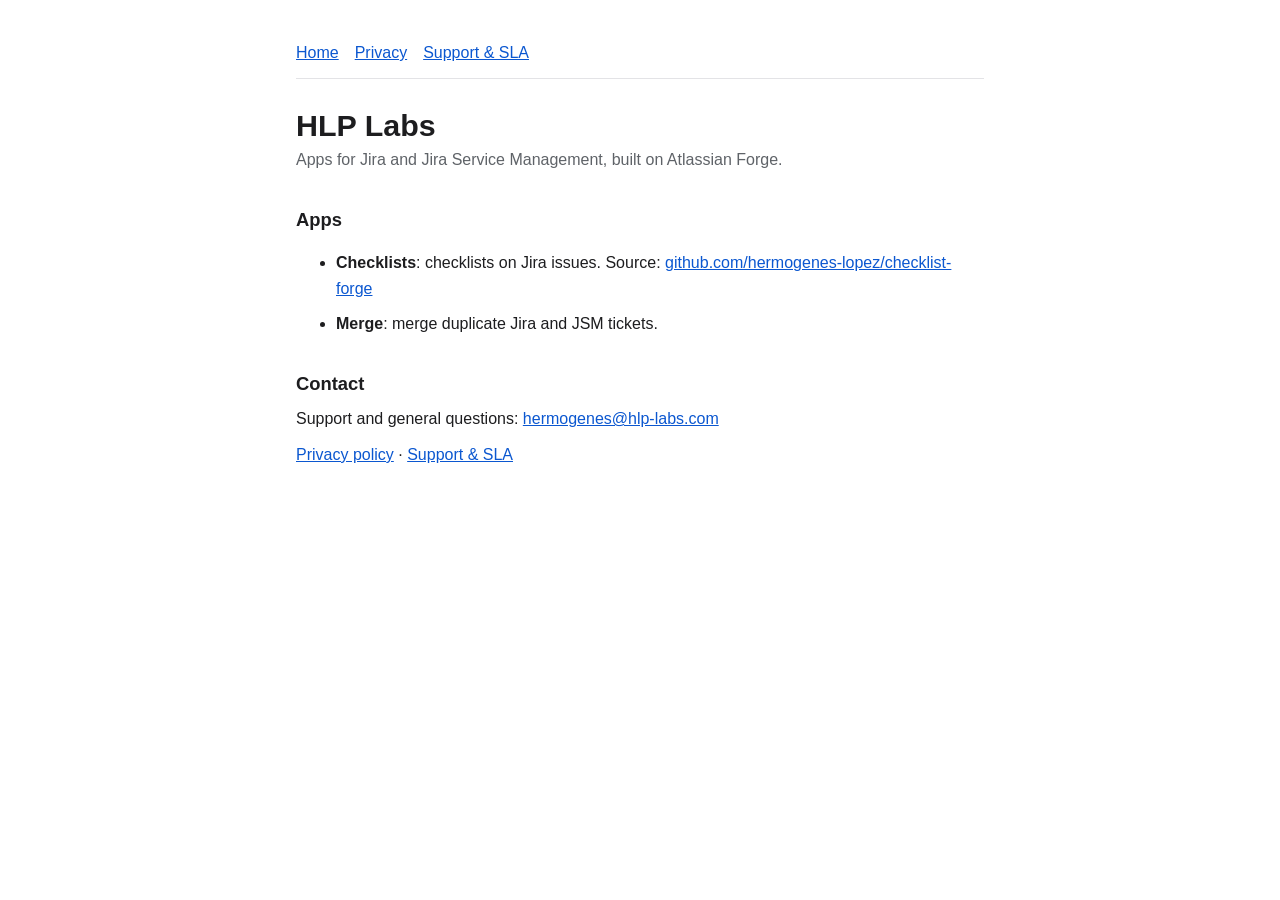
<file: index.html>
<!doctype html>
<html lang="en">
<head>
<meta charset="utf-8">
<meta name="viewport" content="width=device-width, initial-scale=1">
<title>HLP Labs</title>
<link rel="stylesheet" href="style.css">
</head>
<body><div class="wrap">
<nav><a href="./">Home</a><a href="privacy.html">Privacy</a><a href="sla.html">Support &amp; SLA</a></nav>
<h1>HLP Labs</h1>
<p class="meta">Apps for Jira and Jira Service Management, built on Atlassian Forge.</p>
<h2>Apps</h2>
<ul>
  <li><strong>Checklists</strong>: checklists on Jira issues. Source: <a href="https://github.com/hermogenes-lopez/checklist-forge">github.com/hermogenes-lopez/checklist-forge</a></li>
  <li><strong>Merge</strong>: merge duplicate Jira and JSM tickets.</li>
</ul>
<h2>Contact</h2>
<p>Support and general questions: <a href="mailto:hermogenes@hlp-labs.com">hermogenes@hlp-labs.com</a></p>
<p><a href="privacy.html">Privacy policy</a> · <a href="sla.html">Support &amp; SLA</a></p>
</div></body>
</html>
</file>
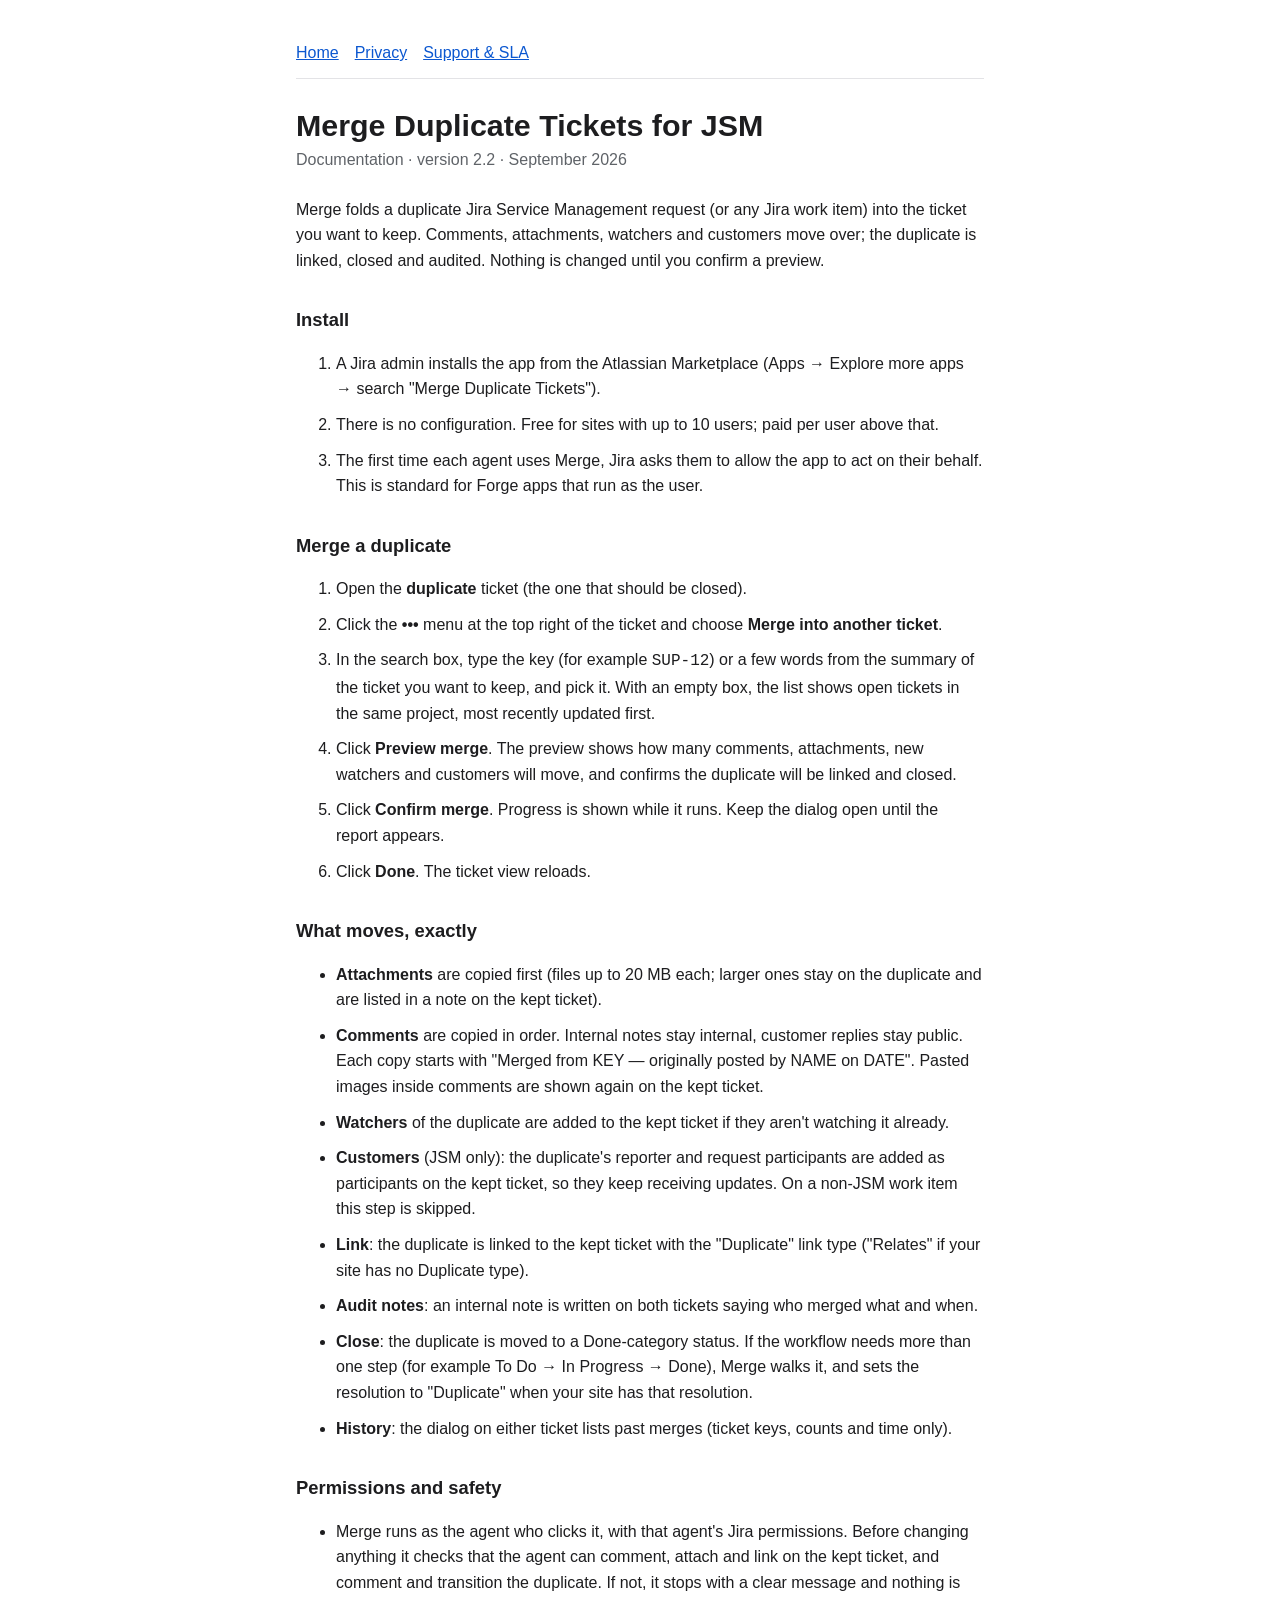
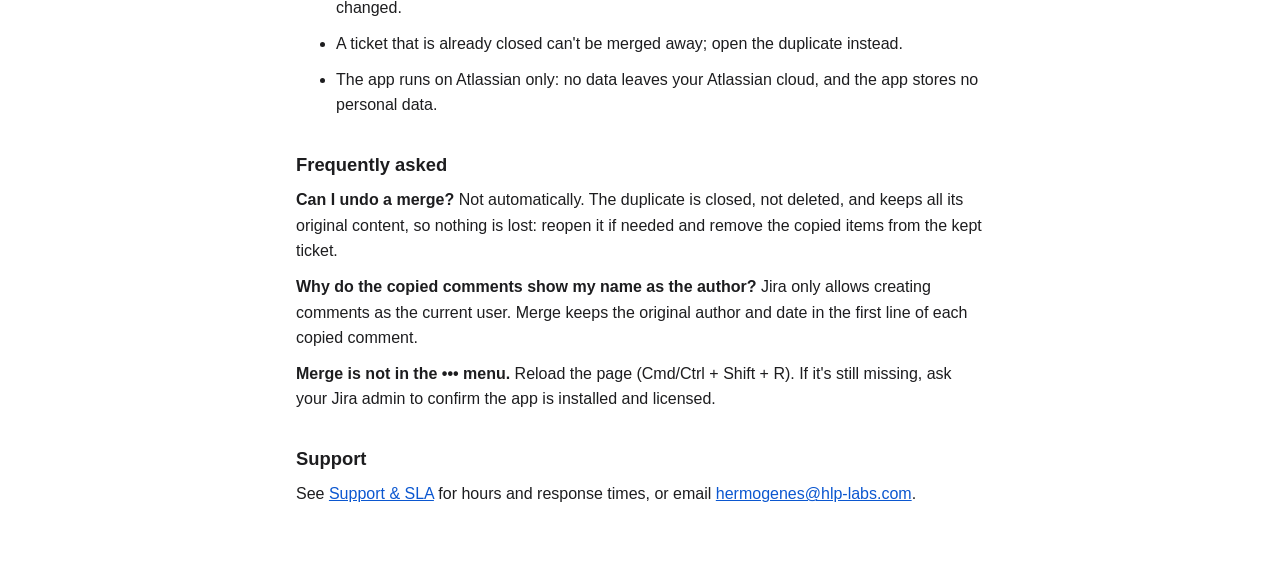
<file: merge/index.html>
<!doctype html>
<html lang="en">
<head>
<meta charset="utf-8">
<meta name="viewport" content="width=device-width, initial-scale=1">
<title>Merge Duplicate Tickets for JSM · Documentation · HLP Labs</title>
<link rel="stylesheet" href="../style.css">
</head>
<body><div class="wrap">
<nav><a href="../">Home</a><a href="../privacy.html">Privacy</a><a href="../sla.html">Support &amp; SLA</a></nav>
<h1>Merge Duplicate Tickets for JSM</h1>
<p class="meta">Documentation · version 2.2 · September 2026</p>

<p>Merge folds a duplicate Jira Service Management request (or any Jira work item) into the ticket you want to keep. Comments, attachments, watchers and customers move over; the duplicate is linked, closed and audited. Nothing is changed until you confirm a preview.</p>

<h2>Install</h2>
<ol>
  <li>A Jira admin installs the app from the Atlassian Marketplace (Apps → Explore more apps → search "Merge Duplicate Tickets").</li>
  <li>There is no configuration. Free for sites with up to 10 users; paid per user above that.</li>
  <li>The first time each agent uses Merge, Jira asks them to allow the app to act on their behalf. This is standard for Forge apps that run as the user.</li>
</ol>

<h2>Merge a duplicate</h2>
<ol>
  <li>Open the <strong>duplicate</strong> ticket (the one that should be closed).</li>
  <li>Click the <strong>•••</strong> menu at the top right of the ticket and choose <strong>Merge into another ticket</strong>.</li>
  <li>In the search box, type the key (for example <code>SUP-12</code>) or a few words from the summary of the ticket you want to keep, and pick it. With an empty box, the list shows open tickets in the same project, most recently updated first.</li>
  <li>Click <strong>Preview merge</strong>. The preview shows how many comments, attachments, new watchers and customers will move, and confirms the duplicate will be linked and closed.</li>
  <li>Click <strong>Confirm merge</strong>. Progress is shown while it runs. Keep the dialog open until the report appears.</li>
  <li>Click <strong>Done</strong>. The ticket view reloads.</li>
</ol>

<h2>What moves, exactly</h2>
<ul>
  <li><strong>Attachments</strong> are copied first (files up to 20 MB each; larger ones stay on the duplicate and are listed in a note on the kept ticket).</li>
  <li><strong>Comments</strong> are copied in order. Internal notes stay internal, customer replies stay public. Each copy starts with "Merged from KEY — originally posted by NAME on DATE". Pasted images inside comments are shown again on the kept ticket.</li>
  <li><strong>Watchers</strong> of the duplicate are added to the kept ticket if they aren't watching it already.</li>
  <li><strong>Customers</strong> (JSM only): the duplicate's reporter and request participants are added as participants on the kept ticket, so they keep receiving updates. On a non-JSM work item this step is skipped.</li>
  <li><strong>Link</strong>: the duplicate is linked to the kept ticket with the "Duplicate" link type ("Relates" if your site has no Duplicate type).</li>
  <li><strong>Audit notes</strong>: an internal note is written on both tickets saying who merged what and when.</li>
  <li><strong>Close</strong>: the duplicate is moved to a Done-category status. If the workflow needs more than one step (for example To Do → In Progress → Done), Merge walks it, and sets the resolution to "Duplicate" when your site has that resolution.</li>
  <li><strong>History</strong>: the dialog on either ticket lists past merges (ticket keys, counts and time only).</li>
</ul>

<h2>Permissions and safety</h2>
<ul>
  <li>Merge runs as the agent who clicks it, with that agent's Jira permissions. Before changing anything it checks that the agent can comment, attach and link on the kept ticket, and comment and transition the duplicate. If not, it stops with a clear message and nothing is changed.</li>
  <li>A ticket that is already closed can't be merged away; open the duplicate instead.</li>
  <li>The app runs on Atlassian only: no data leaves your Atlassian cloud, and the app stores no personal data.</li>
</ul>

<h2>Frequently asked</h2>
<p><strong>Can I undo a merge?</strong> Not automatically. The duplicate is closed, not deleted, and keeps all its original content, so nothing is lost: reopen it if needed and remove the copied items from the kept ticket.</p>
<p><strong>Why do the copied comments show my name as the author?</strong> Jira only allows creating comments as the current user. Merge keeps the original author and date in the first line of each copied comment.</p>
<p><strong>Merge is not in the ••• menu.</strong> Reload the page (Cmd/Ctrl + Shift + R). If it's still missing, ask your Jira admin to confirm the app is installed and licensed.</p>

<h2>Support</h2>
<p>See <a href="../sla.html">Support &amp; SLA</a> for hours and response times, or email <a href="mailto:hermogenes@hlp-labs.com">hermogenes@hlp-labs.com</a>.</p>
</div></body>
</html>
</file>
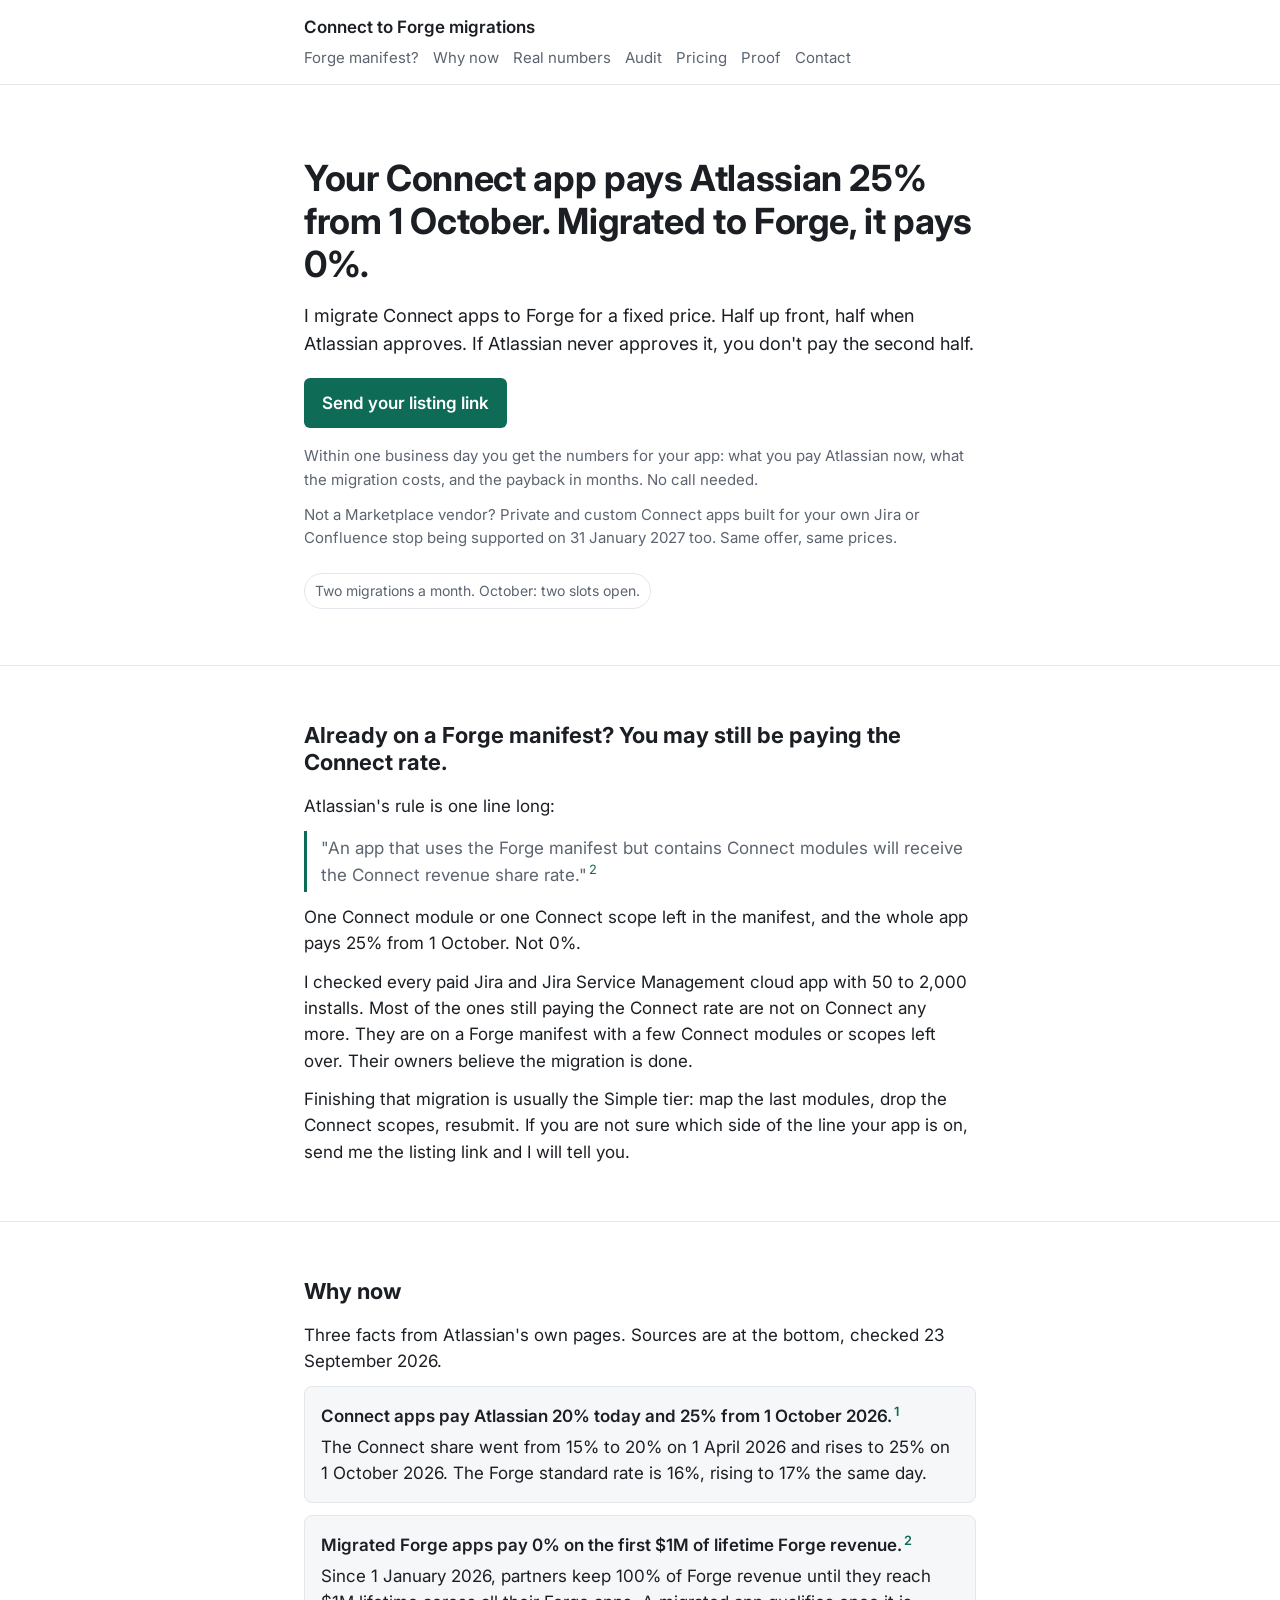
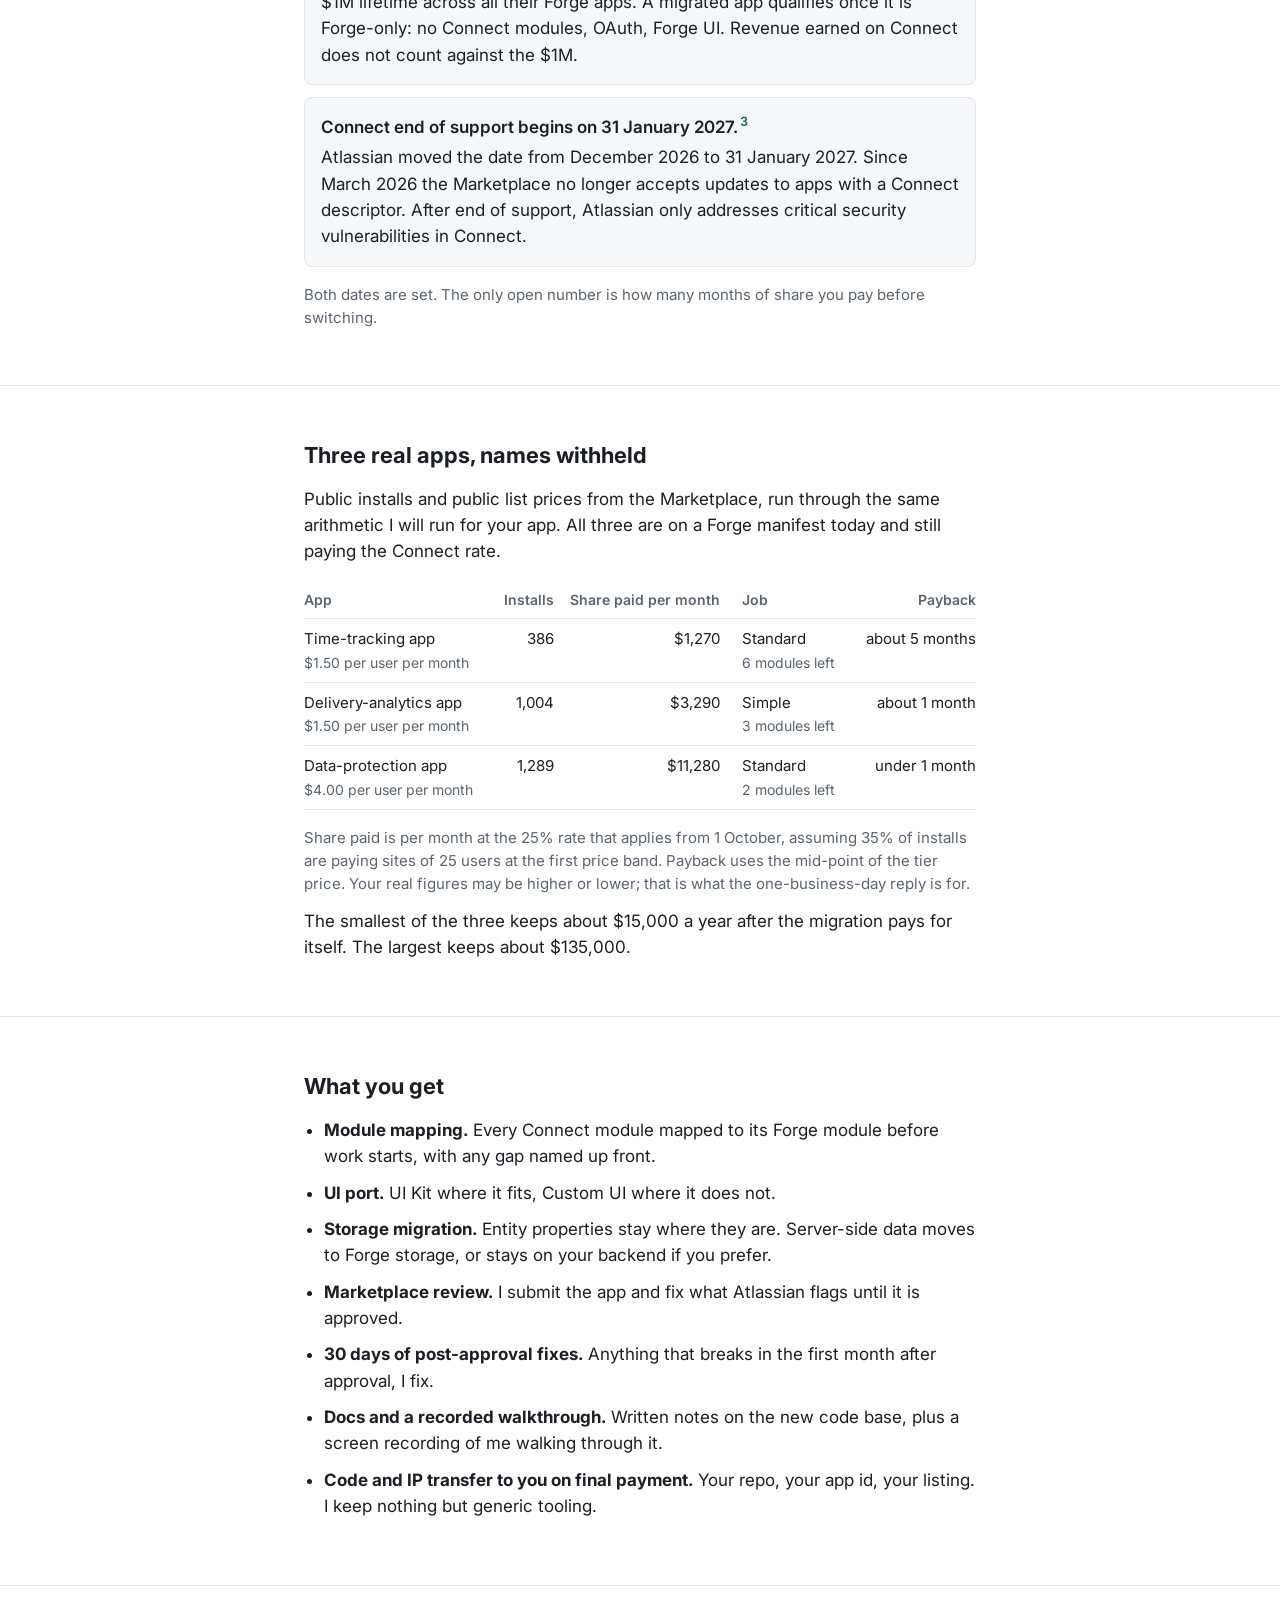
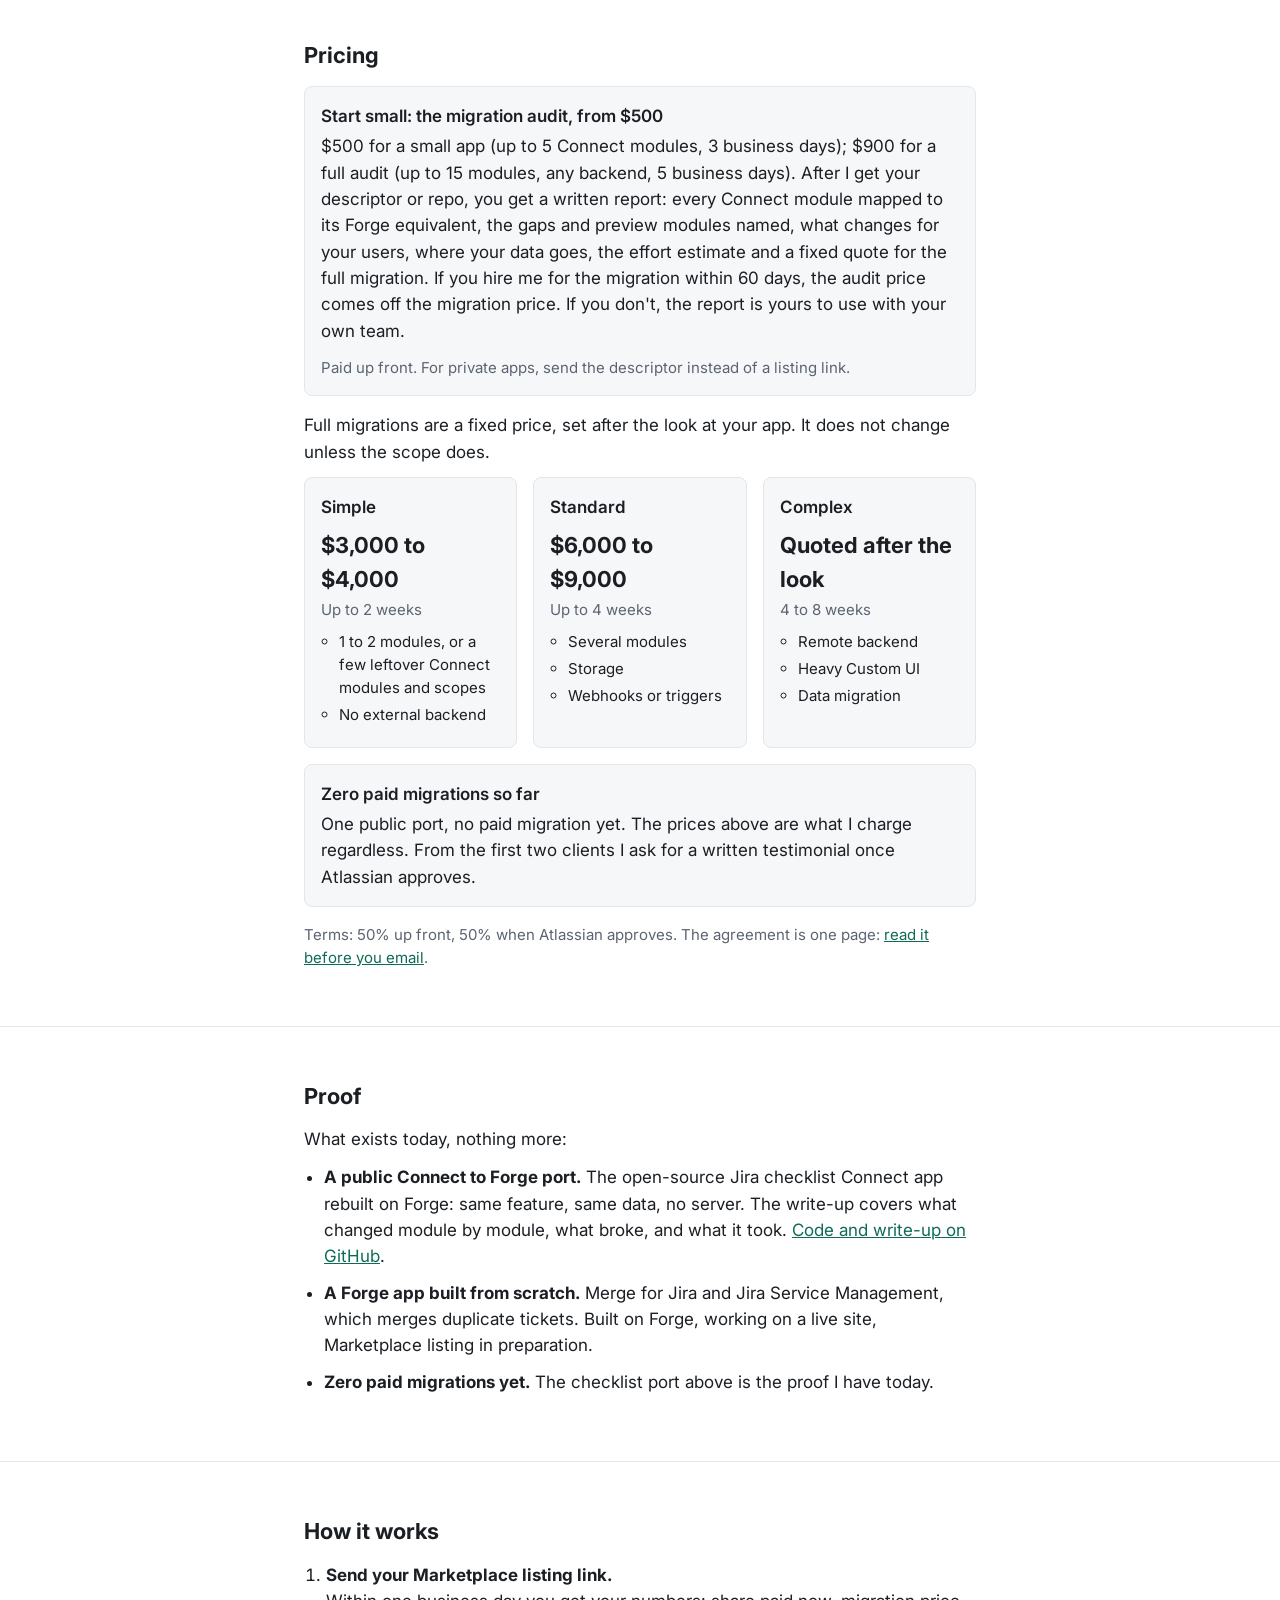
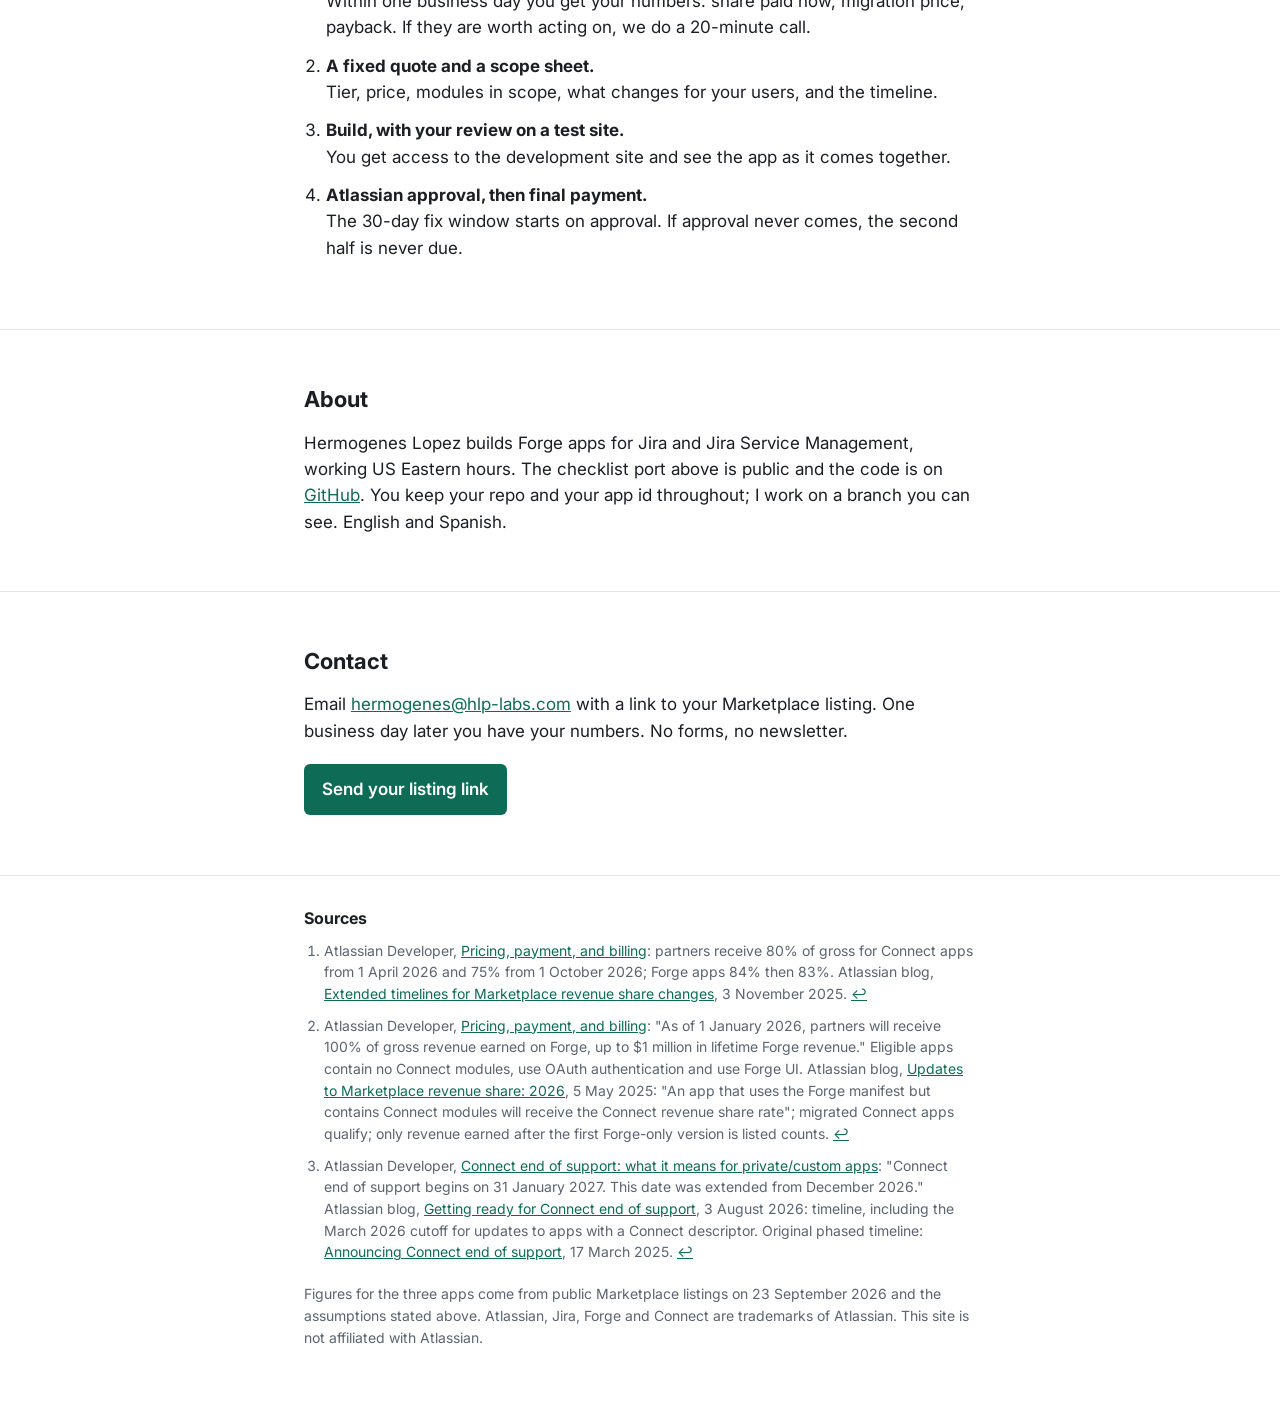
<file: migrate/index.html>
<!doctype html>
<html lang="en">
<head>
<meta charset="utf-8">
<meta name="viewport" content="width=device-width, initial-scale=1">
<title>Connect to Forge migrations</title>
<meta name="description" content="Your Connect app starts paying Atlassian 25% on 1 October 2026. Migrated to Forge it pays 0%. Fixed-price migrations, second half paid only when Atlassian approves.">
<meta name="color-scheme" content="light dark">
<meta name="theme-color" media="(prefers-color-scheme: light)" content="#ffffff">
<meta name="theme-color" media="(prefers-color-scheme: dark)" content="#101317">
<meta property="og:title" content="Connect to Forge migrations">
<meta property="og:description" content="Your Connect app starts paying Atlassian 25% on 1 October. Migrated to Forge it pays 0%. Fixed price, second half only when Atlassian approves.">
<meta property="og:type" content="website">
<link rel="preconnect" href="https://fonts.googleapis.com">
<link rel="preconnect" href="https://fonts.gstatic.com" crossorigin>
<link href="https://fonts.googleapis.com/css2?family=Inter:wght@400;600;700&display=swap" rel="stylesheet">
<style>
  :root {
    --bg: #ffffff;
    --fg: #1b1f24;
    --muted: #5b6470;
    --line: #e3e6ea;
    --card: #f6f7f9;
    --accent: #0e6b56;
    --accent-fg: #ffffff;
    --link: #0e6b56;
  }
  @media (prefers-color-scheme: dark) {
    :root {
      --bg: #101317;
      --fg: #e6e9ee;
      --muted: #9aa4b1;
      --line: #2a3038;
      --card: #181c22;
      --accent: #3ecfa3;
      --accent-fg: #0b0e12;
      --link: #5fd3b0;
    }
  }

  *, *::before, *::after { box-sizing: border-box; }
  html { -webkit-text-size-adjust: 100%; scroll-behavior: smooth; }
  body {
    margin: 0;
    background: var(--bg);
    color: var(--fg);
    font-family: Inter, system-ui, -apple-system, "Segoe UI", Roboto, sans-serif;
    font-size: 16px;
    line-height: 1.55;
    overflow-x: hidden;
  }
  @media (min-width: 720px) { body { font-size: 17px; } }

  .wrap { max-width: 720px; margin: 0 auto; padding-left: 16px; padding-right: 16px; }
  @media (min-width: 720px) { .wrap { padding-left: 24px; padding-right: 24px; } }

  a { color: var(--link); }
  a:hover { text-decoration-thickness: 2px; }
  :focus-visible { outline: 2px solid var(--accent); outline-offset: 2px; }

  header.top { padding: 14px 0; border-bottom: 1px solid var(--line); }
  header.top .wrap {
    display: flex; flex-wrap: wrap; gap: 6px 16px;
    align-items: baseline; justify-content: space-between;
  }
  .brand { font-weight: 600; text-decoration: none; color: var(--fg); }
  nav { display: flex; flex-wrap: wrap; gap: 4px 14px; }
  nav a { color: var(--muted); text-decoration: none; font-size: 0.9375rem; }
  nav a:hover { color: var(--fg); text-decoration: underline; }

  section { padding: 40px 0; border-top: 1px solid var(--line); }
  section.hero { border-top: 0; padding-top: 48px; }
  @media (min-width: 720px) {
    section { padding: 56px 0; }
    section.hero { padding-top: 72px; }
  }

  h1 { font-size: 1.75rem; line-height: 1.2; margin: 0 0 16px; font-weight: 700; letter-spacing: -0.01em; }
  @media (min-width: 720px) { h1 { font-size: 2.25rem; } }
  h2 { font-size: 1.375rem; line-height: 1.25; margin: 0 0 16px; font-weight: 700; }
  h3 { font-size: 1.0625rem; margin: 0 0 4px; font-weight: 600; }
  p { margin: 0 0 12px; }
  p:last-child { margin-bottom: 0; }
  .lead { font-size: 1.125rem; }
  .note { color: var(--muted); font-size: 0.9375rem; }

  .btn {
    display: inline-block; background: var(--accent); color: var(--accent-fg);
    text-decoration: none; padding: 12px 18px; border-radius: 6px;
    font-weight: 600; margin: 8px 0 4px;
  }
  .btn:hover { filter: brightness(0.94); }

  .card {
    background: var(--card); border: 1px solid var(--line);
    border-radius: 8px; padding: 16px;
  }
  .guarantee { margin-top: 24px; }

  ul.cards { list-style: none; padding: 0; margin: 0; display: grid; gap: 12px; }
  ul.cards li { background: var(--card); border: 1px solid var(--line); border-radius: 8px; padding: 16px; }
  ul.cards li p { margin: 0; }
  sup { line-height: 0; font-size: 0.75em; }
  sup a { text-decoration: none; padding: 0 2px; }

  .table-wrap { overflow-x: auto; margin: 16px 0; }
  table { width: 100%; border-collapse: collapse; font-size: 0.9375rem; }
  th, td {
    text-align: left; padding: 8px 8px 8px 0;
    border-bottom: 1px solid var(--line); vertical-align: top;
    overflow-wrap: anywhere;
  }
  th { font-weight: 600; color: var(--muted); font-size: 0.875rem; }
  .num { text-align: right; white-space: nowrap; padding-right: 0; }
  tr.total td { font-weight: 700; }
  td code { font-family: ui-monospace, SFMono-Regular, Menlo, Consolas, monospace; font-size: 0.9em; }

  ul.tiers { display: grid; gap: 16px; margin: 0; padding: 0; list-style: none; }
  @media (min-width: 760px) { ul.tiers { grid-template-columns: repeat(3, 1fr); } }
  .tier { background: var(--card); border: 1px solid var(--line); border-radius: 8px; padding: 16px; }
  .tier .price { font-size: 1.375rem; font-weight: 700; margin: 8px 0 2px; }
  .tier .time { color: var(--muted); font-size: 0.9375rem; margin: 0 0 8px; }
  .tier ul { padding-left: 18px; margin: 0; font-size: 0.9375rem; }
  .tier ul li { margin-bottom: 4px; }

  ul.list { padding-left: 20px; margin: 0; }
  ul.list li { margin-bottom: 10px; }
  ol.steps { padding-left: 22px; margin: 0; }
  ol.steps li { margin-bottom: 12px; }
  ol.steps li strong { display: block; }

  ul.stats { display: flex; flex-wrap: wrap; gap: 12px 28px; margin: 16px 0; padding: 0; list-style: none; }
  ul.stats li { font-size: 0.9375rem; color: var(--muted); }
  ul.stats strong { display: block; font-size: 1.25rem; color: var(--fg); }

  footer { border-top: 1px solid var(--line); padding: 32px 0 56px; font-size: 0.875rem; color: var(--muted); }
  footer h2 { font-size: 1rem; margin-bottom: 12px; color: var(--fg); }
  footer ol { padding-left: 20px; margin: 0 0 20px; }
  footer li { margin-bottom: 10px; }
  footer a { overflow-wrap: anywhere; }

  /* Narrow phones: stack the ROI table so numbers never break mid-figure. */
  @media (max-width: 359px) {
    table.stack, table.stack tbody { display: block; width: 100%; }
    table.stack thead { position: absolute; width: 1px; height: 1px; overflow: hidden; clip: rect(0 0 0 0); white-space: nowrap; }
    table.stack tr { display: grid; grid-template-columns: 1fr auto; column-gap: 12px; padding: 8px 0; border-bottom: 1px solid var(--line); }
    table.stack td { border: 0; padding: 0; }
    table.stack td:first-child { grid-column: 1 / -1; }
    table.stack td:nth-child(2) { color: var(--muted); }
    table.stack td code { white-space: nowrap; }
  }

  .slots { display: inline-block; margin-top: 12px; padding: 6px 10px; border: 1px solid var(--line); border-radius: 999px; font-size: 0.875rem; color: var(--muted); }
  .quote { border-left: 3px solid var(--accent); padding: 4px 0 4px 14px; margin: 12px 0; color: var(--muted); }
  table td.tier-cell { white-space: nowrap; }

  table.apps { min-width: 560px; }
  table.apps th, table.apps td { overflow-wrap: normal; padding-right: 14px; white-space: nowrap; }
  table.apps th.num, table.apps td.num { padding-left: 14px; padding-right: 0; }
  table.apps td:first-child { white-space: normal; min-width: 12em; }
  table.apps th:nth-child(4), table.apps td:nth-child(4) { padding-left: 22px; }
  .sub { color: var(--muted); font-size: 0.875rem; }
</style>
</head>
<body>

<header class="top">
  <div class="wrap">
    <a class="brand" href="#top">Connect to Forge migrations</a>
    <nav aria-label="Sections">
      <a href="#hybrid">Forge manifest?</a>
      <a href="#why-now">Why now</a>
      <a href="#roi">Real numbers</a>
      <a href="#audit">Audit</a>
      <a href="#pricing">Pricing</a>
      <a href="#proof">Proof</a>
      <a href="#contact">Contact</a>
    </nav>
  </div>
</header>

<main id="top">

  <!-- 1. Hero -->
  <section class="hero" aria-labelledby="hero-title">
    <div class="wrap">
      <h1 id="hero-title">Your Connect app pays Atlassian 25% from 1 October. Migrated to Forge, it pays 0%.</h1>
      <p class="lead">I migrate Connect apps to Forge for a fixed price. Half up front, half when Atlassian approves. If Atlassian never approves it, you don't pay the second half.</p>
      <p><a class="btn" href="mailto:hermogenes@hlp-labs.com?subject=Connect%20to%20Forge%20migration%3A%20my%20listing&body=Marketplace%20listing%3A%20">Send your listing link</a></p>
      <p class="note">Within one business day you get the numbers for your app: what you pay Atlassian now, what the migration costs, and the payback in months. No call needed.</p>
      <p class="note">Not a Marketplace vendor? Private and custom Connect apps built for your own Jira or Confluence stop being supported on 31 January 2027 too. Same offer, same prices.</p>
      <p><span class="slots" id="slots">Two migrations a month. October: two slots open.</span></p>
      <!-- TODO: first testimonial goes here once a founding client signs off. -->
    </div>
  </section>

  <!-- 2. Hybrid apps -->
  <section id="hybrid" aria-labelledby="hybrid-title">
    <div class="wrap">
      <h2 id="hybrid-title">Already on a Forge manifest? You may still be paying the Connect rate.</h2>
      <p>Atlassian's rule is one line long:</p>
      <p class="quote">"An app that uses the Forge manifest but contains Connect modules will receive the Connect revenue share rate."<sup><a href="#src2" id="ref2b">2</a></sup></p>
      <p>One Connect module or one Connect scope left in the manifest, and the whole app pays 25% from 1 October. Not 0%.</p>
      <p>I checked every paid Jira and Jira Service Management cloud app with 50 to 2,000 installs. Most of the ones still paying the Connect rate are not on Connect any more. They are on a Forge manifest with a few Connect modules or scopes left over. Their owners believe the migration is done.</p>
      <p>Finishing that migration is usually the Simple tier: map the last modules, drop the Connect scopes, resubmit. If you are not sure which side of the line your app is on, send me the listing link and I will tell you.</p>
    </div>
  </section>

  <!-- 3. Why now -->
  <section id="why-now" aria-labelledby="why-title">
    <div class="wrap">
      <h2 id="why-title">Why now</h2>
      <p>Three facts from Atlassian's own pages. Sources are at the bottom, checked 23 September 2026.</p>
      <ul class="cards">
        <li>
          <h3>Connect apps pay Atlassian 20% today and 25% from 1 October 2026.<sup><a href="#src1" id="ref1">1</a></sup></h3>
          <p>The Connect share went from 15% to 20% on 1 April 2026 and rises to 25% on 1 October 2026. The Forge standard rate is 16%, rising to 17% the same day.</p>
        </li>
        <li>
          <h3>Migrated Forge apps pay 0% on the first $1M of lifetime Forge revenue.<sup><a href="#src2" id="ref2">2</a></sup></h3>
          <p>Since 1 January 2026, partners keep 100% of Forge revenue until they reach $1M lifetime across all their Forge apps. A migrated app qualifies once it is Forge-only: no Connect modules, OAuth, Forge UI. Revenue earned on Connect does not count against the $1M.</p>
        </li>
        <li>
          <h3>Connect end of support begins on 31 January 2027.<sup><a href="#src3" id="ref3">3</a></sup></h3>
          <p>Atlassian moved the date from December 2026 to 31 January 2027. Since March 2026 the Marketplace no longer accepts updates to apps with a Connect descriptor. After end of support, Atlassian only addresses critical security vulnerabilities in Connect.</p>
        </li>
      </ul>
      <p class="note" style="margin-top: 16px;">Both dates are set. The only open number is how many months of share you pay before switching.</p>
    </div>
  </section>

  <!-- 4. Real numbers -->
  <section id="roi" aria-labelledby="roi-title">
    <div class="wrap">
      <h2 id="roi-title">Three real apps, names withheld</h2>
      <p>Public installs and public list prices from the Marketplace, run through the same arithmetic I will run for your app. All three are on a Forge manifest today and still paying the Connect rate.</p>
      <div class="table-wrap">
        <table class="apps">
          <thead>
            <tr>
              <th scope="col">App</th>
              <th scope="col" class="num">Installs</th>
              <th scope="col" class="num">Share paid per month</th>
              <th scope="col">Job</th>
              <th scope="col" class="num">Payback</th>
            </tr>
          </thead>
          <tbody>
            <tr>
              <td>Time-tracking app<br><span class="sub">$1.50 per user per month</span></td>
              <td class="num">386</td>
              <td class="num">$1,270</td>
              <td>Standard<br><span class="sub">6 modules left</span></td>
              <td class="num">about 5 months</td>
            </tr>
            <tr>
              <td>Delivery-analytics app<br><span class="sub">$1.50 per user per month</span></td>
              <td class="num">1,004</td>
              <td class="num">$3,290</td>
              <td>Simple<br><span class="sub">3 modules left</span></td>
              <td class="num">about 1 month</td>
            </tr>
            <tr>
              <td>Data-protection app<br><span class="sub">$4.00 per user per month</span></td>
              <td class="num">1,289</td>
              <td class="num">$11,280</td>
              <td>Standard<br><span class="sub">2 modules left</span></td>
              <td class="num">under 1 month</td>
            </tr>
          </tbody>
        </table>
      </div>
      <p class="note">Share paid is per month at the 25% rate that applies from 1 October, assuming 35% of installs are paying sites of 25 users at the first price band. Payback uses the mid-point of the tier price. Your real figures may be higher or lower; that is what the one-business-day reply is for.</p>
      <p>The smallest of the three keeps about $15,000 a year after the migration pays for itself. The largest keeps about $135,000.</p>
    </div>
  </section>

  <!-- 5. What you get -->
  <section id="what-you-get" aria-labelledby="get-title">
    <div class="wrap">
      <h2 id="get-title">What you get</h2>
      <ul class="list">
        <li><strong>Module mapping.</strong> Every Connect module mapped to its Forge module before work starts, with any gap named up front.</li>
        <li><strong>UI port.</strong> UI Kit where it fits, Custom UI where it does not.</li>
        <li><strong>Storage migration.</strong> Entity properties stay where they are. Server-side data moves to Forge storage, or stays on your backend if you prefer.</li>
        <li><strong>Marketplace review.</strong> I submit the app and fix what Atlassian flags until it is approved.</li>
        <li><strong>30 days of post-approval fixes.</strong> Anything that breaks in the first month after approval, I fix.</li>
        <li><strong>Docs and a recorded walkthrough.</strong> Written notes on the new code base, plus a screen recording of me walking through it.</li>
        <li><strong>Code and IP transfer to you on final payment.</strong> Your repo, your app id, your listing. I keep nothing but generic tooling.</li>
      </ul>
    </div>
  </section>

  <!-- 6. Pricing -->
  <section id="pricing" aria-labelledby="pricing-title">
    <div class="wrap">
      <h2 id="pricing-title">Pricing</h2>
      <div class="card" id="audit" style="margin-bottom: 16px;">
        <h3>Start small: the migration audit, from $500</h3>
        <p>$500 for a small app (up to 5 Connect modules, 3 business days); $900 for a full audit (up to 15 modules, any backend, 5 business days). After I get your descriptor or repo, you get a written report: every Connect module mapped to its Forge equivalent, the gaps and preview modules named, what changes for your users, where your data goes, the effort estimate and a fixed quote for the full migration. If you hire me for the migration within 60 days, the audit price comes off the migration price. If you don't, the report is yours to use with your own team.</p>
        <p class="note">Paid up front. For private apps, send the descriptor instead of a listing link.</p>
      </div>
      <p>Full migrations are a fixed price, set after the look at your app. It does not change unless the scope does.</p>
      <ul class="tiers">
        <li class="tier">
          <h3>Simple</h3>
          <p class="price">$3,000 to $4,000</p>
          <p class="time">Up to 2 weeks</p>
          <ul>
            <li>1 to 2 modules, or a few leftover Connect modules and scopes</li>
            <li>No external backend</li>
          </ul>
        </li>
        <li class="tier">
          <h3>Standard</h3>
          <p class="price">$6,000 to $9,000</p>
          <p class="time">Up to 4 weeks</p>
          <ul>
            <li>Several modules</li>
            <li>Storage</li>
            <li>Webhooks or triggers</li>
          </ul>
        </li>
        <li class="tier">
          <h3>Complex</h3>
          <p class="price">Quoted after the look</p>
          <p class="time">4 to 8 weeks</p>
          <ul>
            <li>Remote backend</li>
            <li>Heavy Custom UI</li>
            <li>Data migration</li>
          </ul>
        </li>
      </ul>
      <div class="card" style="margin-top: 16px;">
        <h3>Zero paid migrations so far</h3>
        <p>One public port, no paid migration yet. The prices above are what I charge regardless. From the first two clients I ask for a written testimonial once Atlassian approves.</p>
      </div>
      <p class="note" style="margin-top: 16px;">Terms: 50% up front, 50% when Atlassian approves. The agreement is one page: <a href="agreement.html">read it before you email</a>.</p>
    </div>
  </section>

  <!-- 7. Proof -->
  <section id="proof" aria-labelledby="proof-title">
    <div class="wrap">
      <h2 id="proof-title">Proof</h2>
      <p>What exists today, nothing more:</p>
      <ul class="list">
        <li><strong>A public Connect to Forge port.</strong> The open-source Jira checklist Connect app rebuilt on Forge: same feature, same data, no server. The write-up covers what changed module by module, what broke, and what it took. <a href="https://github.com/hermogenes-lopez/checklist-forge">Code and write-up on GitHub</a>.</li>
        <li><strong>A Forge app built from scratch.</strong> Merge for Jira and Jira Service Management, which merges duplicate tickets. Built on Forge, working on a live site, Marketplace listing in preparation.</li>
        <li><strong>Zero paid migrations yet.</strong> The checklist port above is the proof I have today.</li>
      </ul>
      <!-- TODO: add the Marketplace listing links here once approved:
           <p><a href="https://marketplace.atlassian.com/apps/...">See the checklist app on the Atlassian Marketplace</a></p> -->
    </div>
  </section>

  <!-- 8. How it works -->
  <section id="how-it-works" aria-labelledby="how-title">
    <div class="wrap">
      <h2 id="how-title">How it works</h2>
      <ol class="steps">
        <li><strong>Send your Marketplace listing link.</strong> Within one business day you get your numbers: share paid now, migration price, payback. If they are worth acting on, we do a 20-minute call.</li>
        <li><strong>A fixed quote and a scope sheet.</strong> Tier, price, modules in scope, what changes for your users, and the timeline.</li>
        <li><strong>Build, with your review on a test site.</strong> You get access to the development site and see the app as it comes together.</li>
        <li><strong>Atlassian approval, then final payment.</strong> The 30-day fix window starts on approval. If approval never comes, the second half is never due.</li>
      </ol>
    </div>
  </section>

  <!-- 9. About -->
  <section id="about" aria-labelledby="about-title">
    <div class="wrap">
      <h2 id="about-title">About</h2>
      <p>Hermogenes Lopez builds Forge apps for Jira and Jira Service Management, working US Eastern hours. The checklist port above is public and the code is on <a href="https://github.com/hermogenes-lopez">GitHub</a>. You keep your repo and your app id throughout; I work on a branch you can see. English and Spanish.</p>
    </div>
  </section>

  <!-- 10. Contact -->
  <section id="contact" aria-labelledby="contact-title">
    <div class="wrap">
      <h2 id="contact-title">Contact</h2>
      <p>Email <a href="mailto:hermogenes@hlp-labs.com?subject=Connect%20to%20Forge%20migration%3A%20my%20listing&body=Marketplace%20listing%3A%20">hermogenes@hlp-labs.com</a> with a link to your Marketplace listing. One business day later you have your numbers. No forms, no newsletter.</p>
      <p><a class="btn" href="mailto:hermogenes@hlp-labs.com?subject=Connect%20to%20Forge%20migration%3A%20my%20listing&body=Marketplace%20listing%3A%20">Send your listing link</a></p>
      <!-- TODO: testimonials section goes here once the first founding client is approved. -->
    </div>
  </section>

</main>

<footer>
  <div class="wrap">
    <h2 id="sources">Sources</h2>
    <ol>
      <li id="src1">Atlassian Developer, <a href="https://developer.atlassian.com/platform/marketplace/pricing-payment-and-billing/">Pricing, payment, and billing</a>: partners receive 80% of gross for Connect apps from 1 April 2026 and 75% from 1 October 2026; Forge apps 84% then 83%. Atlassian blog, <a href="https://www.atlassian.com/blog/development/extended-timelines-for-marketplace-revenue-share-changes">Extended timelines for Marketplace revenue share changes</a>, 3 November 2025. <a href="#ref1" aria-label="Back to reference 1">↩</a></li>
      <li id="src2">Atlassian Developer, <a href="https://developer.atlassian.com/platform/marketplace/pricing-payment-and-billing/">Pricing, payment, and billing</a>: "As of 1 January 2026, partners will receive 100% of gross revenue earned on Forge, up to $1 million in lifetime Forge revenue." Eligible apps contain no Connect modules, use OAuth authentication and use Forge UI. Atlassian blog, <a href="https://www.atlassian.com/blog/development/updates-to-marketplace-revenue-share-2026">Updates to Marketplace revenue share: 2026</a>, 5 May 2025: "An app that uses the Forge manifest but contains Connect modules will receive the Connect revenue share rate"; migrated Connect apps qualify; only revenue earned after the first Forge-only version is listed counts. <a href="#ref2" aria-label="Back to reference 2">↩</a></li>
      <li id="src3">Atlassian Developer, <a href="https://developer.atlassian.com/platform/adopting-forge-from-connect/connect-end-of-support-private-apps/">Connect end of support: what it means for private/custom apps</a>: "Connect end of support begins on 31 January 2027. This date was extended from December 2026." Atlassian blog, <a href="https://www.atlassian.com/blog/development/getting-ready-for-connect-end-of-support">Getting ready for Connect end of support</a>, 3 August 2026: timeline, including the March 2026 cutoff for updates to apps with a Connect descriptor. Original phased timeline: <a href="https://www.atlassian.com/blog/development/announcing-connect-end-of-support-timeline-and-next-steps">Announcing Connect end of support</a>, 17 March 2025. <a href="#ref3" aria-label="Back to reference 3">↩</a></li>
    </ol>
    <p>Figures for the three apps come from public Marketplace listings on 23 September 2026 and the assumptions stated above. Atlassian, Jira, Forge and Connect are trademarks of Atlassian. This site is not affiliated with Atlassian.</p>
  </div>
</footer>

</body>
</html>
</file>
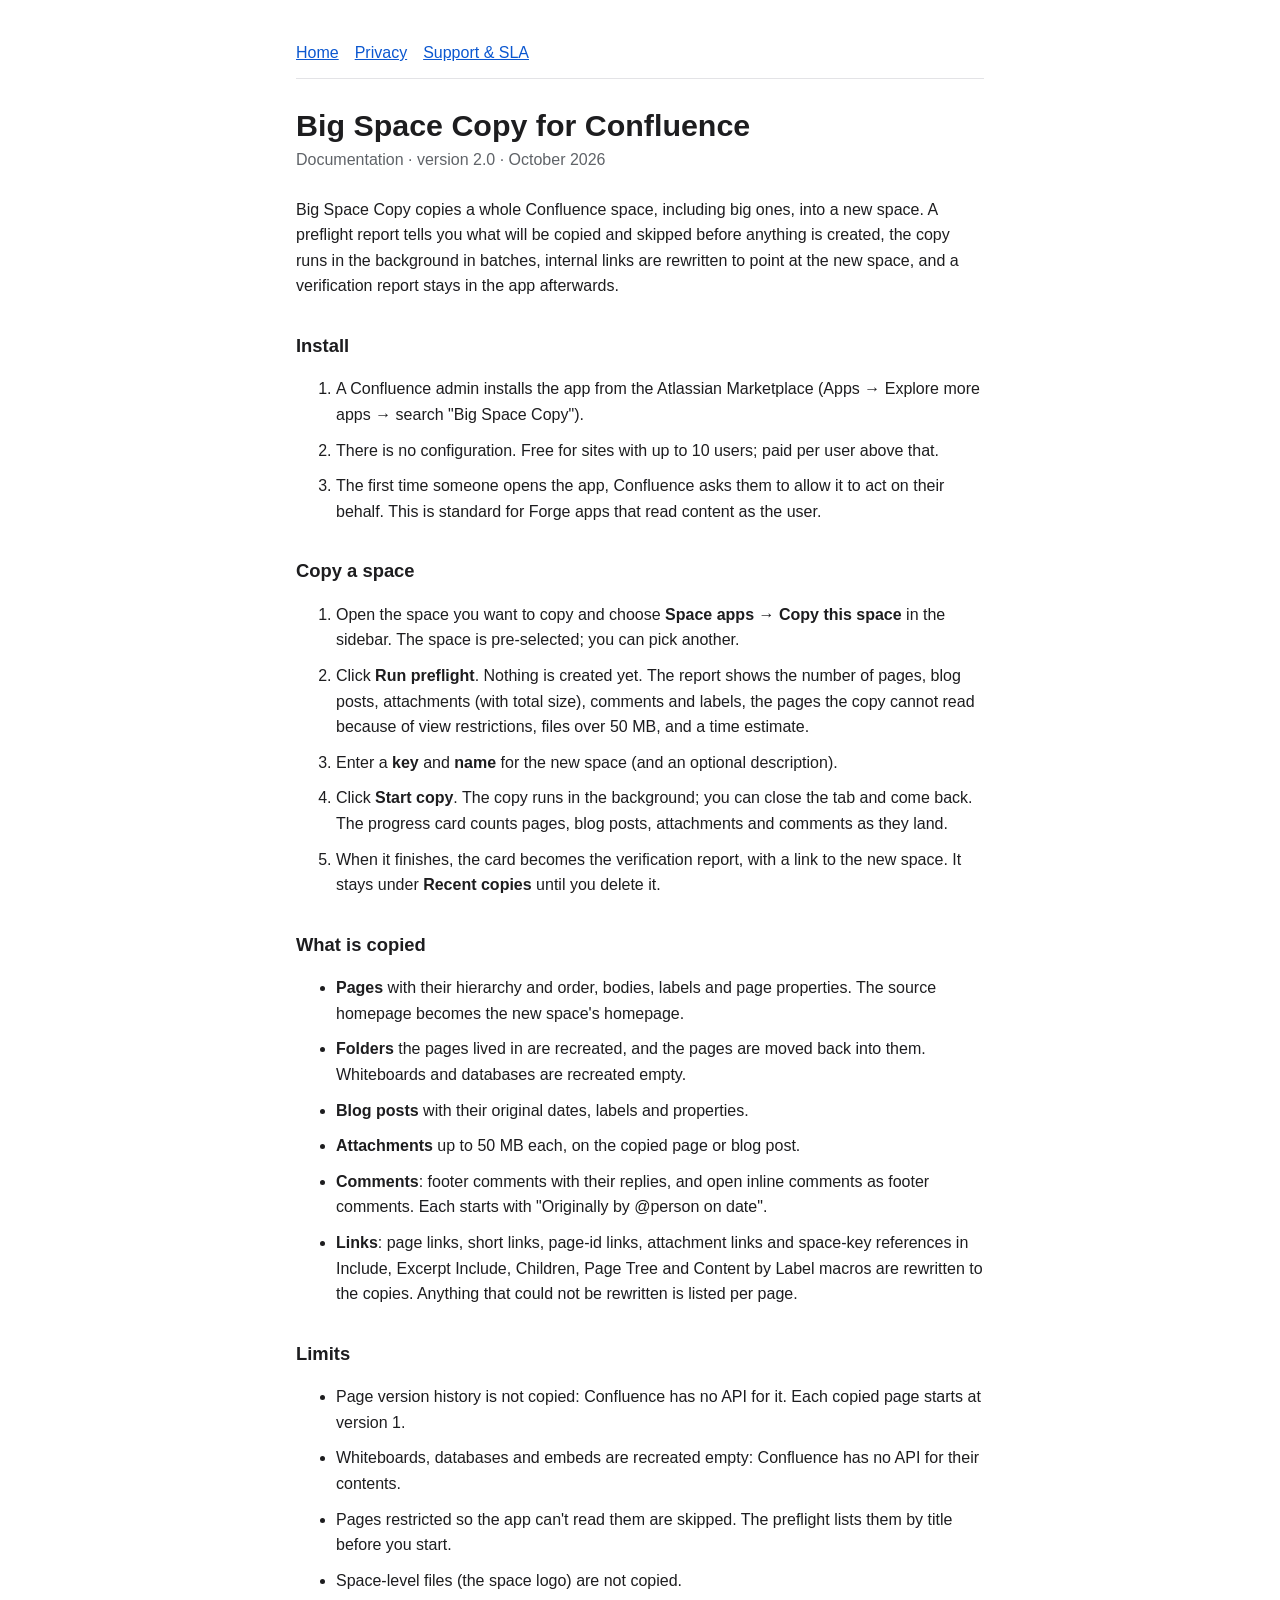
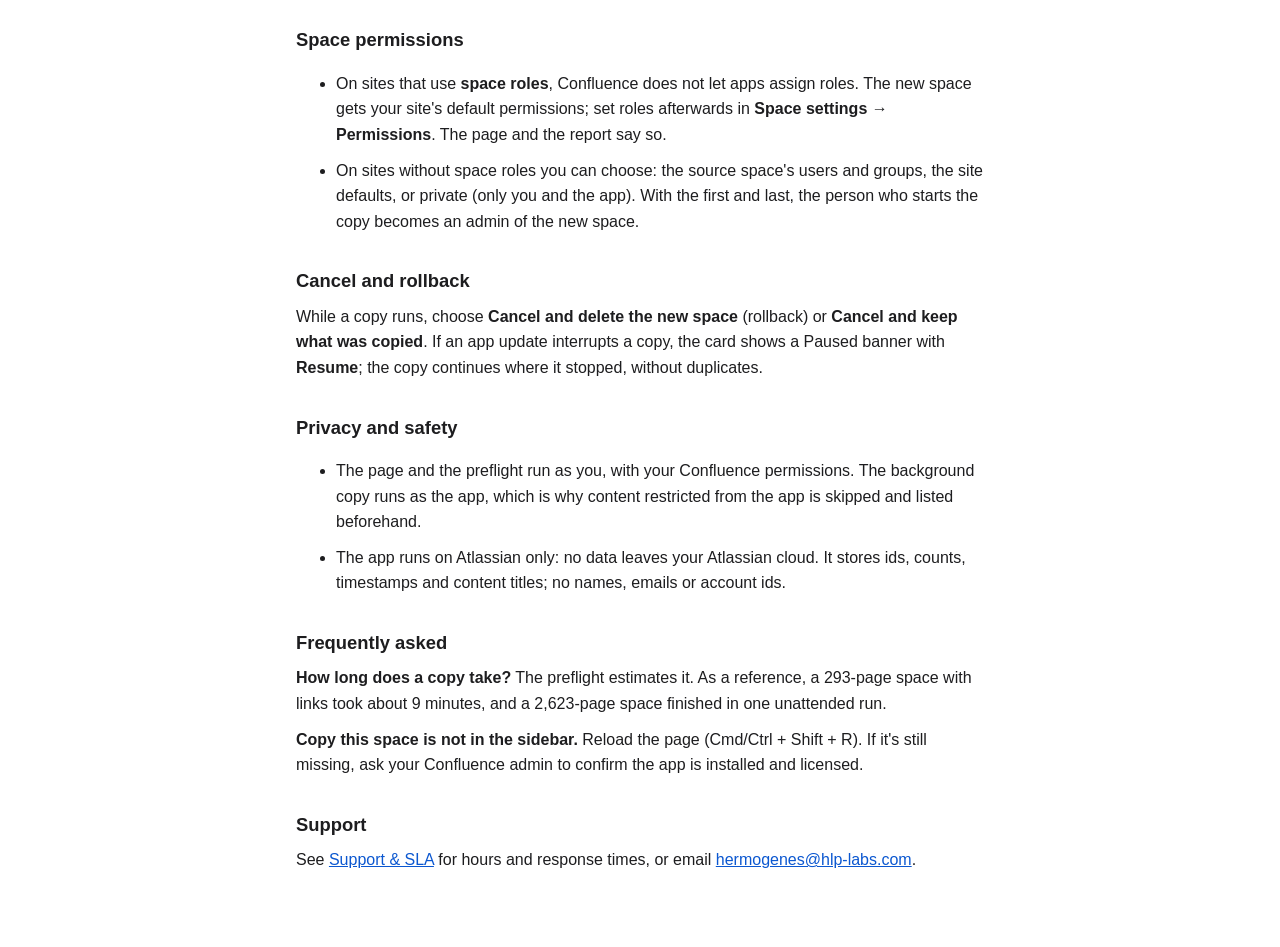
<file: space-copy/index.html>
<!doctype html>
<html lang="en">
<head>
<meta charset="utf-8">
<meta name="viewport" content="width=device-width, initial-scale=1">
<title>Big Space Copy for Confluence · Documentation · HLP Labs</title>
<link rel="stylesheet" href="../style.css">
</head>
<body><div class="wrap">
<nav><a href="../">Home</a><a href="../privacy.html">Privacy</a><a href="../sla.html">Support &amp; SLA</a></nav>
<h1>Big Space Copy for Confluence</h1>
<p class="meta">Documentation · version 2.0 · October 2026</p>

<p>Big Space Copy copies a whole Confluence space, including big ones, into a new space. A preflight report tells you what will be copied and skipped before anything is created, the copy runs in the background in batches, internal links are rewritten to point at the new space, and a verification report stays in the app afterwards.</p>

<h2>Install</h2>
<ol>
  <li>A Confluence admin installs the app from the Atlassian Marketplace (Apps → Explore more apps → search "Big Space Copy").</li>
  <li>There is no configuration. Free for sites with up to 10 users; paid per user above that.</li>
  <li>The first time someone opens the app, Confluence asks them to allow it to act on their behalf. This is standard for Forge apps that read content as the user.</li>
</ol>

<h2>Copy a space</h2>
<ol>
  <li>Open the space you want to copy and choose <strong>Space apps → Copy this space</strong> in the sidebar. The space is pre-selected; you can pick another.</li>
  <li>Click <strong>Run preflight</strong>. Nothing is created yet. The report shows the number of pages, blog posts, attachments (with total size), comments and labels, the pages the copy cannot read because of view restrictions, files over 50 MB, and a time estimate.</li>
  <li>Enter a <strong>key</strong> and <strong>name</strong> for the new space (and an optional description).</li>
  <li>Click <strong>Start copy</strong>. The copy runs in the background; you can close the tab and come back. The progress card counts pages, blog posts, attachments and comments as they land.</li>
  <li>When it finishes, the card becomes the verification report, with a link to the new space. It stays under <strong>Recent copies</strong> until you delete it.</li>
</ol>

<h2>What is copied</h2>
<ul>
  <li><strong>Pages</strong> with their hierarchy and order, bodies, labels and page properties. The source homepage becomes the new space's homepage.</li>
  <li><strong>Folders</strong> the pages lived in are recreated, and the pages are moved back into them. Whiteboards and databases are recreated empty.</li>
  <li><strong>Blog posts</strong> with their original dates, labels and properties.</li>
  <li><strong>Attachments</strong> up to 50 MB each, on the copied page or blog post.</li>
  <li><strong>Comments</strong>: footer comments with their replies, and open inline comments as footer comments. Each starts with "Originally by @person on date".</li>
  <li><strong>Links</strong>: page links, short links, page-id links, attachment links and space-key references in Include, Excerpt Include, Children, Page Tree and Content by Label macros are rewritten to the copies. Anything that could not be rewritten is listed per page.</li>
</ul>

<h2>Limits</h2>
<ul>
  <li>Page version history is not copied: Confluence has no API for it. Each copied page starts at version 1.</li>
  <li>Whiteboards, databases and embeds are recreated empty: Confluence has no API for their contents.</li>
  <li>Pages restricted so the app can't read them are skipped. The preflight lists them by title before you start.</li>
  <li>Space-level files (the space logo) are not copied.</li>
</ul>

<h2>Space permissions</h2>
<ul>
  <li>On sites that use <strong>space roles</strong>, Confluence does not let apps assign roles. The new space gets your site's default permissions; set roles afterwards in <strong>Space settings → Permissions</strong>. The page and the report say so.</li>
  <li>On sites without space roles you can choose: the source space's users and groups, the site defaults, or private (only you and the app). With the first and last, the person who starts the copy becomes an admin of the new space.</li>
</ul>

<h2>Cancel and rollback</h2>
<p>While a copy runs, choose <strong>Cancel and delete the new space</strong> (rollback) or <strong>Cancel and keep what was copied</strong>. If an app update interrupts a copy, the card shows a Paused banner with <strong>Resume</strong>; the copy continues where it stopped, without duplicates.</p>

<h2>Privacy and safety</h2>
<ul>
  <li>The page and the preflight run as you, with your Confluence permissions. The background copy runs as the app, which is why content restricted from the app is skipped and listed beforehand.</li>
  <li>The app runs on Atlassian only: no data leaves your Atlassian cloud. It stores ids, counts, timestamps and content titles; no names, emails or account ids.</li>
</ul>

<h2>Frequently asked</h2>
<p><strong>How long does a copy take?</strong> The preflight estimates it. As a reference, a 293-page space with links took about 9 minutes, and a 2,623-page space finished in one unattended run.</p>
<p><strong>Copy this space is not in the sidebar.</strong> Reload the page (Cmd/Ctrl + Shift + R). If it's still missing, ask your Confluence admin to confirm the app is installed and licensed.</p>

<h2>Support</h2>
<p>See <a href="../sla.html">Support &amp; SLA</a> for hours and response times, or email <a href="mailto:hermogenes@hlp-labs.com">hermogenes@hlp-labs.com</a>.</p>
</div></body>
</html>
</file>
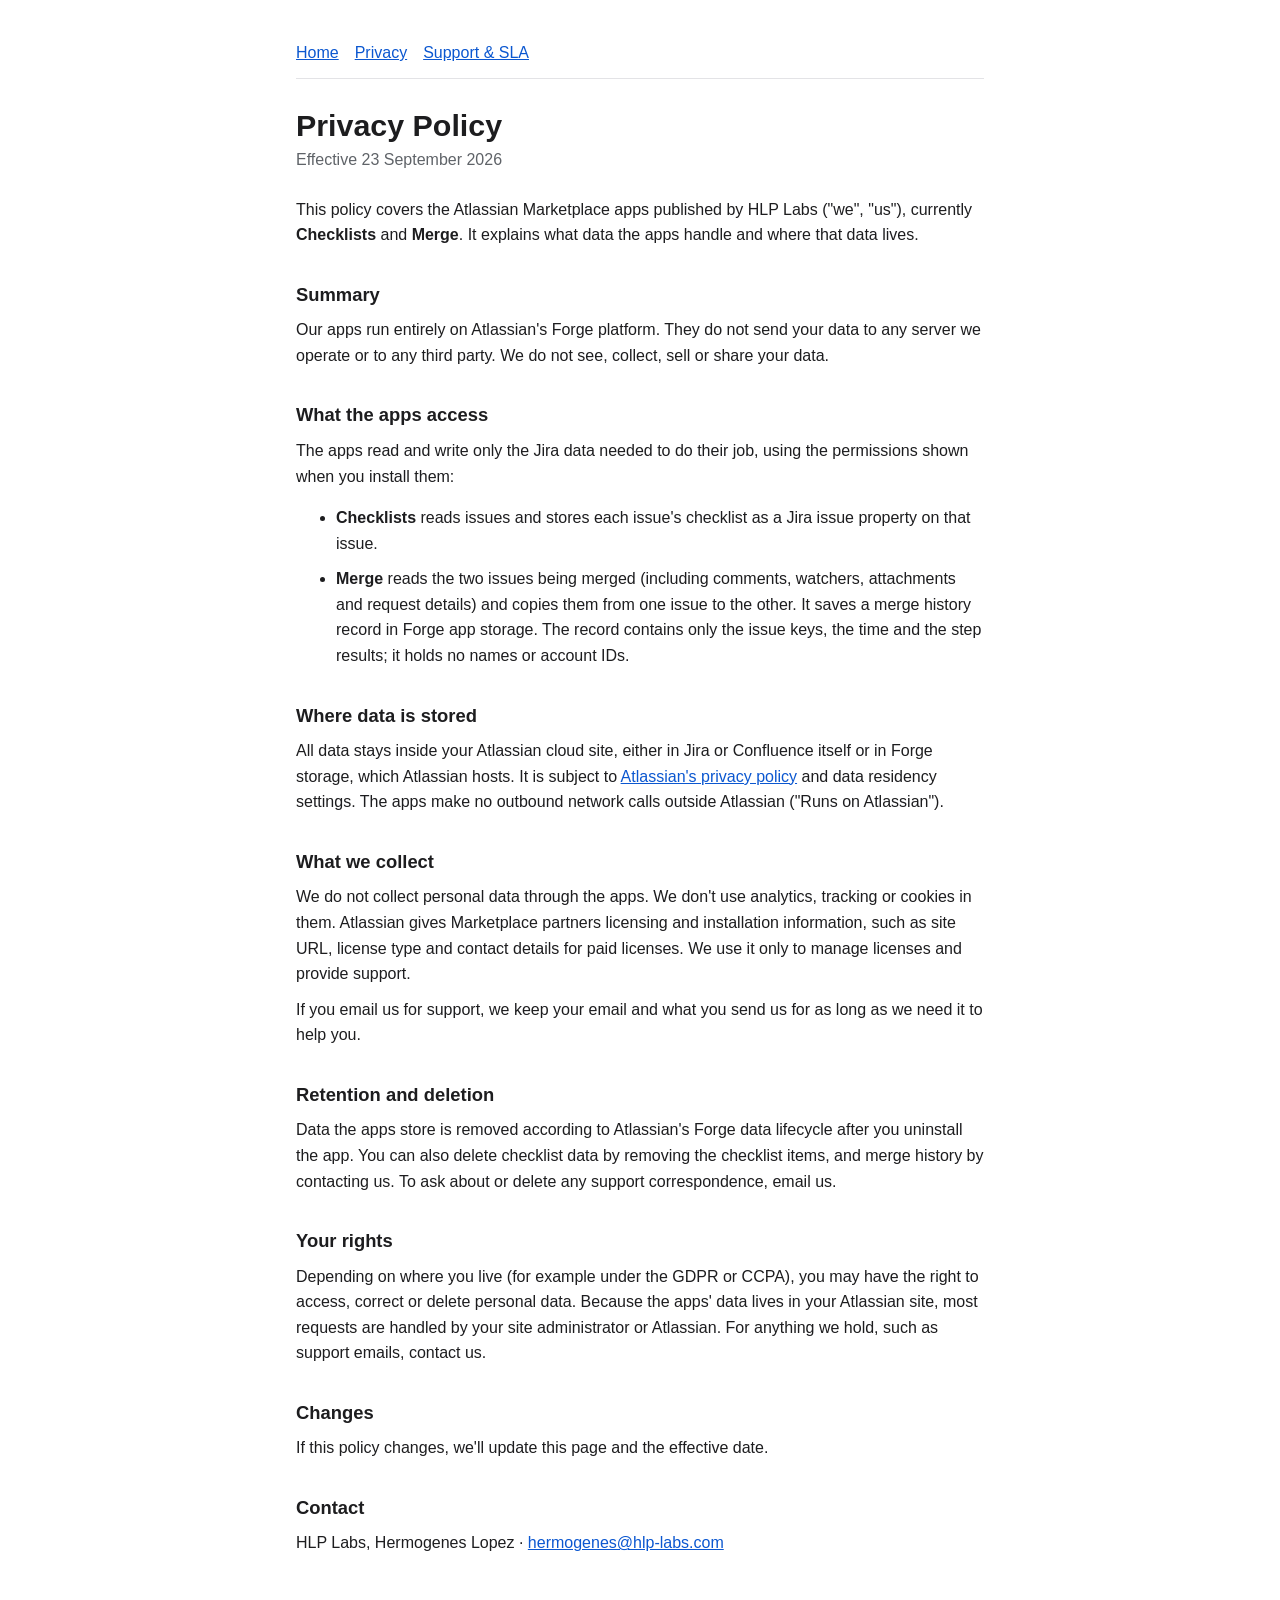
<file: privacy.html>
<!doctype html>
<html lang="en">
<head>
<meta charset="utf-8">
<meta name="viewport" content="width=device-width, initial-scale=1">
<title>Privacy Policy · HLP Labs</title>
<link rel="stylesheet" href="style.css">
</head>
<body><div class="wrap">
<nav><a href="./">Home</a><a href="privacy.html">Privacy</a><a href="sla.html">Support &amp; SLA</a></nav>
<h1>Privacy Policy</h1>
<p class="meta">Effective 23 September 2026</p>

<p>This policy covers the Atlassian Marketplace apps published by HLP Labs ("we", "us"), currently <strong>Checklists</strong> and <strong>Merge</strong>. It explains what data the apps handle and where that data lives.</p>

<h2>Summary</h2>
<p>Our apps run entirely on Atlassian's Forge platform. They do not send your data to any server we operate or to any third party. We do not see, collect, sell or share your data.</p>

<h2>What the apps access</h2>
<p>The apps read and write only the Jira data needed to do their job, using the permissions shown when you install them:</p>
<ul>
  <li><strong>Checklists</strong> reads issues and stores each issue's checklist as a Jira issue property on that issue.</li>
  <li><strong>Merge</strong> reads the two issues being merged (including comments, watchers, attachments and request details) and copies them from one issue to the other. It saves a merge history record in Forge app storage. The record contains only the issue keys, the time and the step results; it holds no names or account IDs.</li>
</ul>

<h2>Where data is stored</h2>
<p>All data stays inside your Atlassian cloud site, either in Jira or Confluence itself or in Forge storage, which Atlassian hosts. It is subject to <a href="https://www.atlassian.com/legal/privacy-policy">Atlassian's privacy policy</a> and data residency settings. The apps make no outbound network calls outside Atlassian ("Runs on Atlassian").</p>

<h2>What we collect</h2>
<p>We do not collect personal data through the apps. We don't use analytics, tracking or cookies in them. Atlassian gives Marketplace partners licensing and installation information, such as site URL, license type and contact details for paid licenses. We use it only to manage licenses and provide support.</p>
<p>If you email us for support, we keep your email and what you send us for as long as we need it to help you.</p>

<h2>Retention and deletion</h2>
<p>Data the apps store is removed according to Atlassian's Forge data lifecycle after you uninstall the app. You can also delete checklist data by removing the checklist items, and merge history by contacting us. To ask about or delete any support correspondence, email us.</p>

<h2>Your rights</h2>
<p>Depending on where you live (for example under the GDPR or CCPA), you may have the right to access, correct or delete personal data. Because the apps' data lives in your Atlassian site, most requests are handled by your site administrator or Atlassian. For anything we hold, such as support emails, contact us.</p>

<h2>Changes</h2>
<p>If this policy changes, we'll update this page and the effective date.</p>

<h2>Contact</h2>
<p>HLP Labs, Hermogenes Lopez · <a href="mailto:hermogenes@hlp-labs.com">hermogenes@hlp-labs.com</a></p>
</div></body>
</html>
</file>
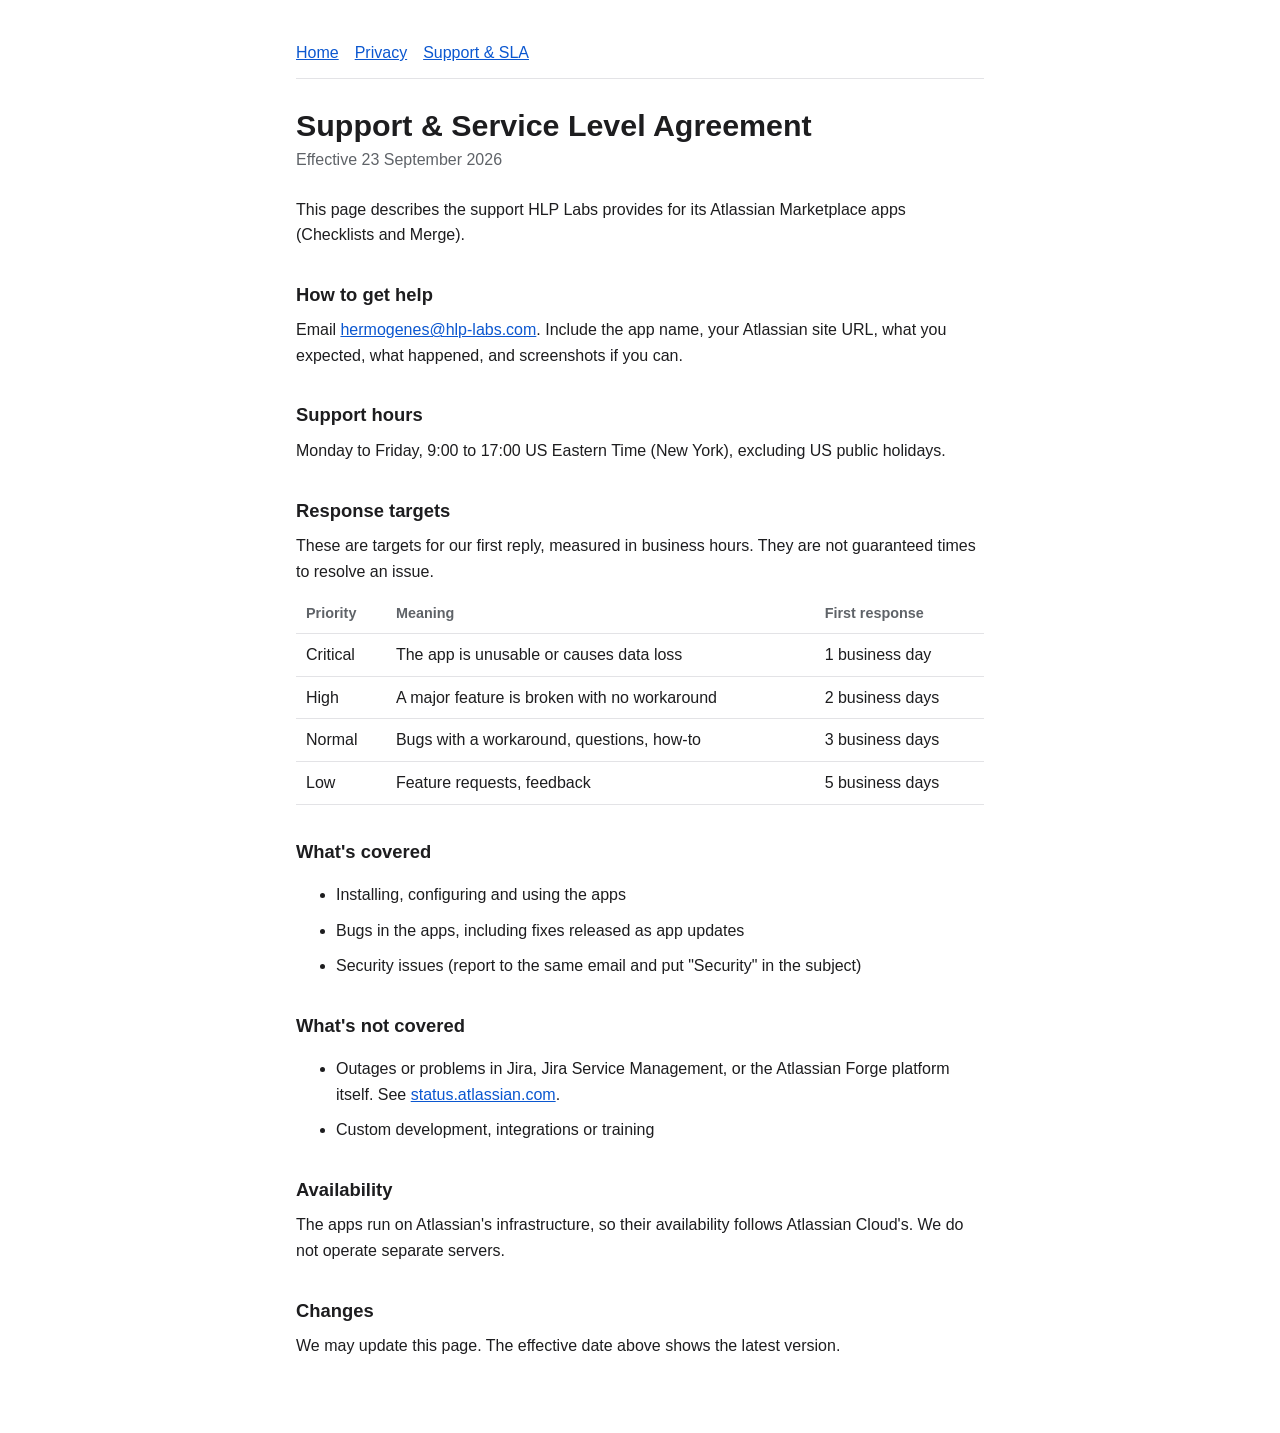
<file: sla.html>
<!doctype html>
<html lang="en">
<head>
<meta charset="utf-8">
<meta name="viewport" content="width=device-width, initial-scale=1">
<title>Support &amp; SLA · HLP Labs</title>
<link rel="stylesheet" href="style.css">
</head>
<body><div class="wrap">
<nav><a href="./">Home</a><a href="privacy.html">Privacy</a><a href="sla.html">Support &amp; SLA</a></nav>
<h1>Support &amp; Service Level Agreement</h1>
<p class="meta">Effective 23 September 2026</p>

<p>This page describes the support HLP Labs provides for its Atlassian Marketplace apps (Checklists and Merge).</p>

<h2>How to get help</h2>
<p>Email <a href="mailto:hermogenes@hlp-labs.com">hermogenes@hlp-labs.com</a>. Include the app name, your Atlassian site URL, what you expected, what happened, and screenshots if you can.</p>

<h2>Support hours</h2>
<p>Monday to Friday, 9:00 to 17:00 US Eastern Time (New York), excluding US public holidays.</p>

<h2>Response targets</h2>
<p>These are targets for our first reply, measured in business hours. They are not guaranteed times to resolve an issue.</p>
<table>
  <tr><th>Priority</th><th>Meaning</th><th>First response</th></tr>
  <tr><td>Critical</td><td>The app is unusable or causes data loss</td><td>1 business day</td></tr>
  <tr><td>High</td><td>A major feature is broken with no workaround</td><td>2 business days</td></tr>
  <tr><td>Normal</td><td>Bugs with a workaround, questions, how-to</td><td>3 business days</td></tr>
  <tr><td>Low</td><td>Feature requests, feedback</td><td>5 business days</td></tr>
</table>

<h2>What's covered</h2>
<ul>
  <li>Installing, configuring and using the apps</li>
  <li>Bugs in the apps, including fixes released as app updates</li>
  <li>Security issues (report to the same email and put "Security" in the subject)</li>
</ul>

<h2>What's not covered</h2>
<ul>
  <li>Outages or problems in Jira, Jira Service Management, or the Atlassian Forge platform itself. See <a href="https://status.atlassian.com">status.atlassian.com</a>.</li>
  <li>Custom development, integrations or training</li>
</ul>

<h2>Availability</h2>
<p>The apps run on Atlassian's infrastructure, so their availability follows Atlassian Cloud's. We do not operate separate servers.</p>

<h2>Changes</h2>
<p>We may update this page. The effective date above shows the latest version.</p>
</div></body>
</html>
</file>
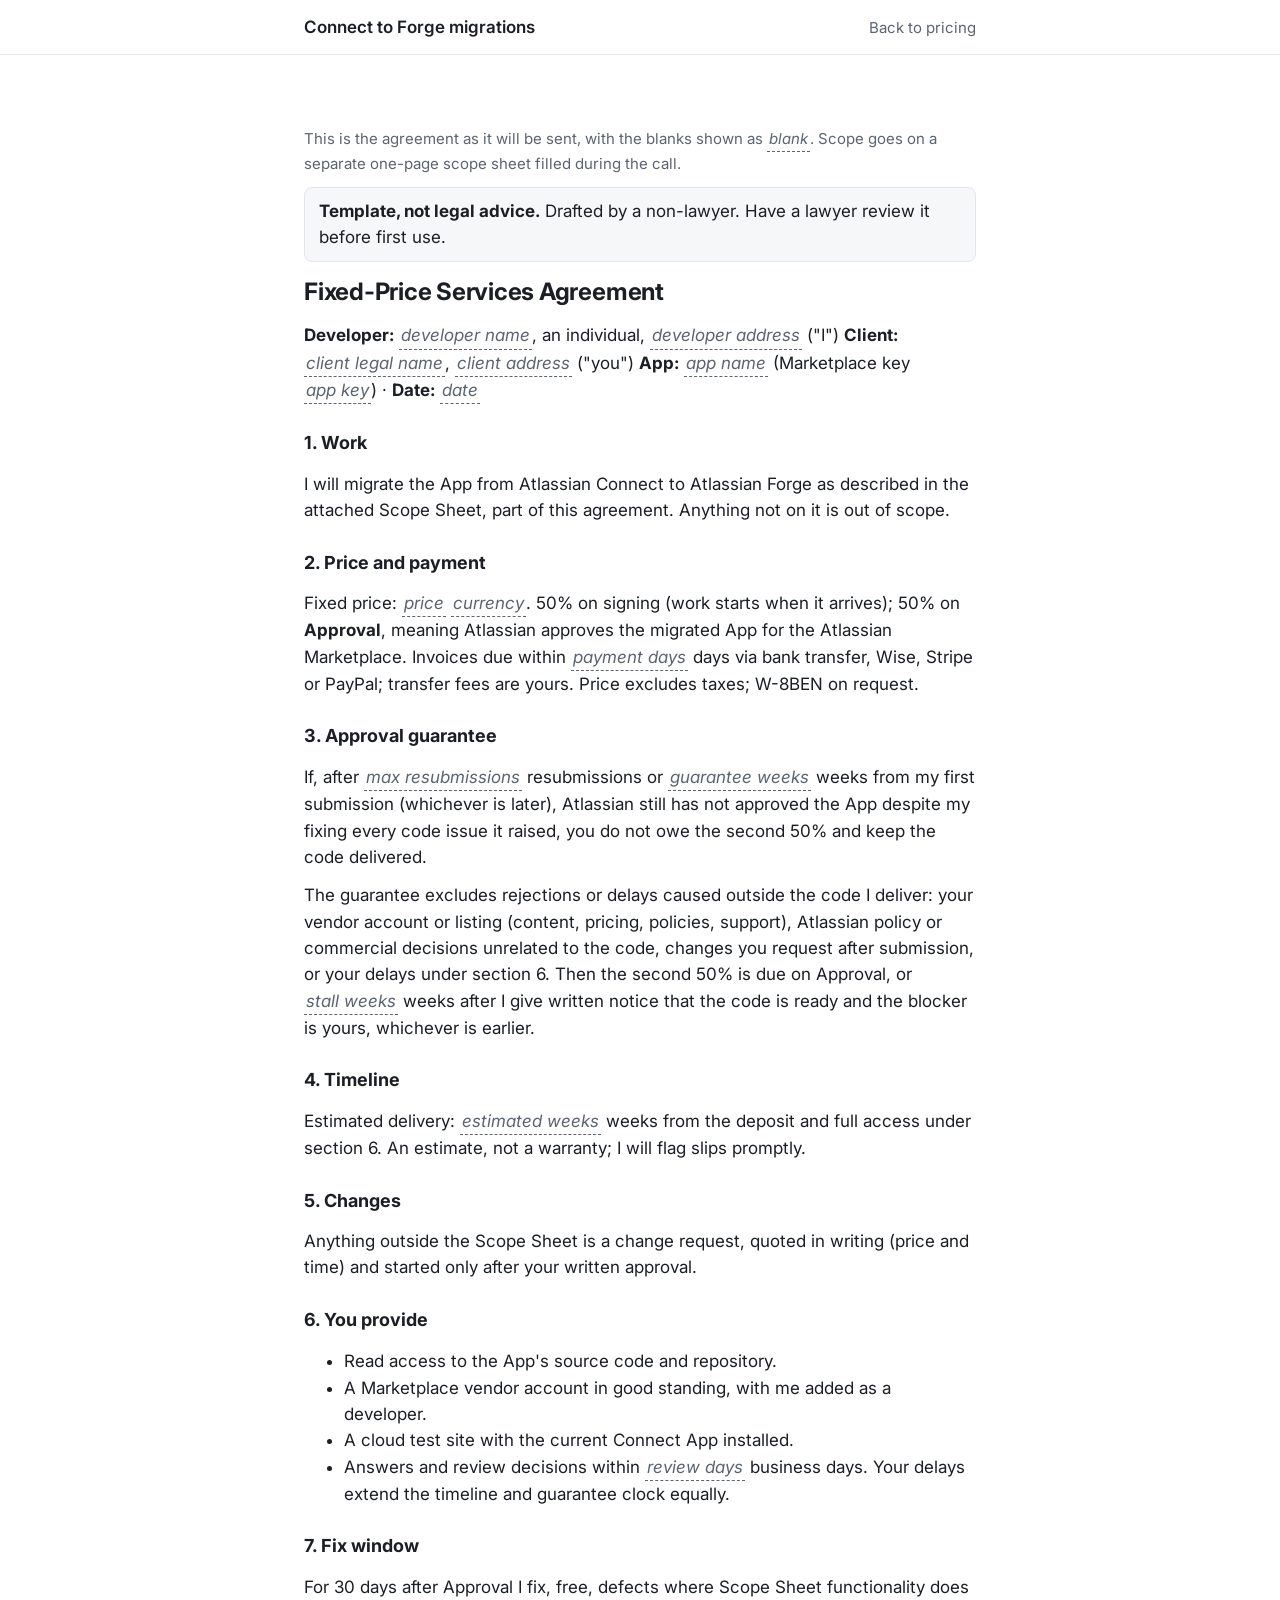
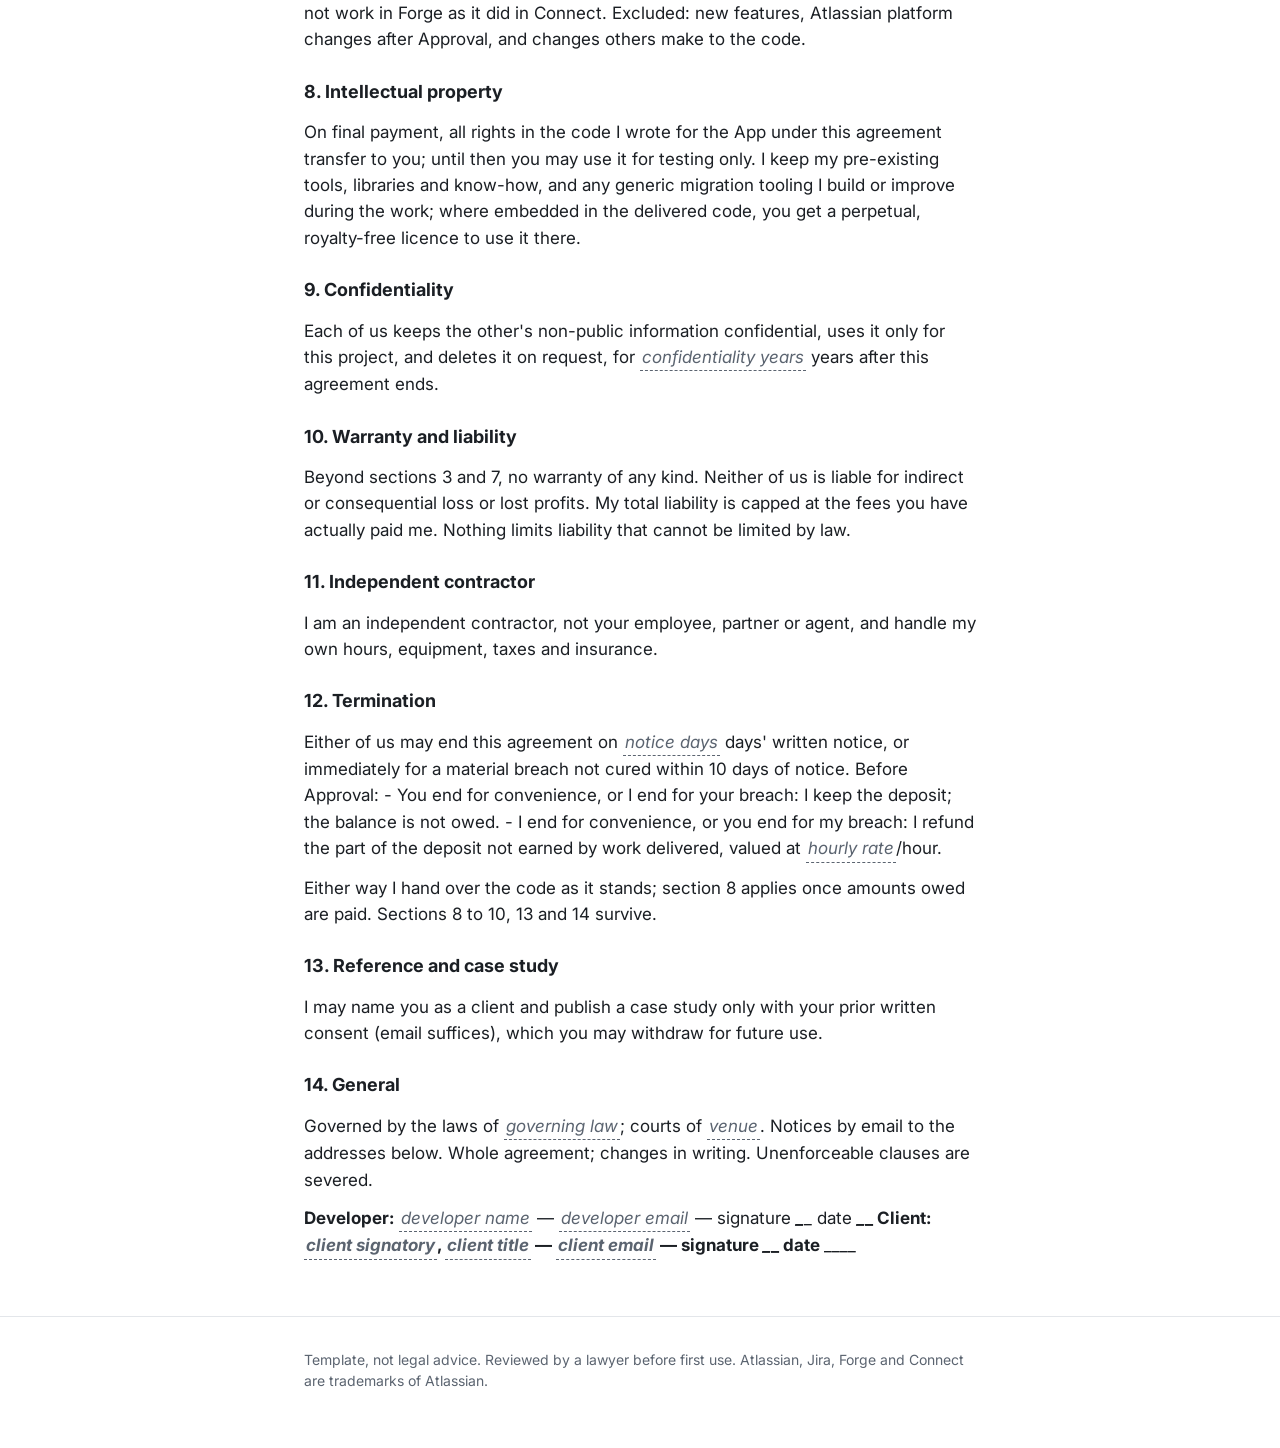
<file: migrate/agreement.html>
<!doctype html>
<html lang="en">
<head>
<meta charset="utf-8">
<meta name="viewport" content="width=device-width, initial-scale=1">
<title>Services agreement, template</title>
<meta name="description" content="The one-page fixed-price agreement used for Connect to Forge migrations, with blanks shown.">
<meta name="color-scheme" content="light dark">
<meta name="robots" content="noindex">
<link rel="preconnect" href="https://fonts.googleapis.com">
<link rel="preconnect" href="https://fonts.gstatic.com" crossorigin>
<link href="https://fonts.googleapis.com/css2?family=Inter:wght@400;600;700&display=swap" rel="stylesheet">
<style>
  :root {
    --bg: #ffffff;
    --fg: #1b1f24;
    --muted: #5b6470;
    --line: #e3e6ea;
    --card: #f6f7f9;
    --accent: #0e6b56;
    --accent-fg: #ffffff;
    --link: #0e6b56;
  }
  @media (prefers-color-scheme: dark) {
    :root {
      --bg: #101317;
      --fg: #e6e9ee;
      --muted: #9aa4b1;
      --line: #2a3038;
      --card: #181c22;
      --accent: #3ecfa3;
      --accent-fg: #0b0e12;
      --link: #5fd3b0;
    }
  }

  *, *::before, *::after { box-sizing: border-box; }
  html { -webkit-text-size-adjust: 100%; scroll-behavior: smooth; }
  body {
    margin: 0;
    background: var(--bg);
    color: var(--fg);
    font-family: Inter, system-ui, -apple-system, "Segoe UI", Roboto, sans-serif;
    font-size: 16px;
    line-height: 1.55;
    overflow-x: hidden;
  }
  @media (min-width: 720px) { body { font-size: 17px; } }

  .wrap { max-width: 720px; margin: 0 auto; padding-left: 16px; padding-right: 16px; }
  @media (min-width: 720px) { .wrap { padding-left: 24px; padding-right: 24px; } }

  a { color: var(--link); }
  a:hover { text-decoration-thickness: 2px; }
  :focus-visible { outline: 2px solid var(--accent); outline-offset: 2px; }

  header.top { padding: 14px 0; border-bottom: 1px solid var(--line); }
  header.top .wrap {
    display: flex; flex-wrap: wrap; gap: 6px 16px;
    align-items: baseline; justify-content: space-between;
  }
  .brand { font-weight: 600; text-decoration: none; color: var(--fg); }
  nav { display: flex; flex-wrap: wrap; gap: 4px 14px; }
  nav a { color: var(--muted); text-decoration: none; font-size: 0.9375rem; }
  nav a:hover { color: var(--fg); text-decoration: underline; }

  section { padding: 40px 0; border-top: 1px solid var(--line); }
  section.hero { border-top: 0; padding-top: 48px; }
  @media (min-width: 720px) {
    section { padding: 56px 0; }
    section.hero { padding-top: 72px; }
  }

  h1 { font-size: 1.75rem; line-height: 1.2; margin: 0 0 16px; font-weight: 700; letter-spacing: -0.01em; }
  @media (min-width: 720px) { h1 { font-size: 2.25rem; } }
  h2 { font-size: 1.375rem; line-height: 1.25; margin: 0 0 16px; font-weight: 700; }
  h3 { font-size: 1.0625rem; margin: 0 0 4px; font-weight: 600; }
  p { margin: 0 0 12px; }
  p:last-child { margin-bottom: 0; }
  .lead { font-size: 1.125rem; }
  .note { color: var(--muted); font-size: 0.9375rem; }

  .btn {
    display: inline-block; background: var(--accent); color: var(--accent-fg);
    text-decoration: none; padding: 12px 18px; border-radius: 6px;
    font-weight: 600; margin: 8px 0 4px;
  }
  .btn:hover { filter: brightness(0.94); }

  .card {
    background: var(--card); border: 1px solid var(--line);
    border-radius: 8px; padding: 16px;
  }
  .guarantee { margin-top: 24px; }

  ul.cards { list-style: none; padding: 0; margin: 0; display: grid; gap: 12px; }
  ul.cards li { background: var(--card); border: 1px solid var(--line); border-radius: 8px; padding: 16px; }
  ul.cards li p { margin: 0; }
  sup { line-height: 0; font-size: 0.75em; }
  sup a { text-decoration: none; padding: 0 2px; }

  .table-wrap { overflow-x: auto; margin: 16px 0; }
  table { width: 100%; border-collapse: collapse; font-size: 0.9375rem; }
  th, td {
    text-align: left; padding: 8px 8px 8px 0;
    border-bottom: 1px solid var(--line); vertical-align: top;
    overflow-wrap: anywhere;
  }
  th { font-weight: 600; color: var(--muted); font-size: 0.875rem; }
  .num { text-align: right; white-space: nowrap; padding-right: 0; }
  tr.total td { font-weight: 700; }
  td code { font-family: ui-monospace, SFMono-Regular, Menlo, Consolas, monospace; font-size: 0.9em; }

  ul.tiers { display: grid; gap: 16px; margin: 0; padding: 0; list-style: none; }
  @media (min-width: 760px) { ul.tiers { grid-template-columns: repeat(3, 1fr); } }
  .tier { background: var(--card); border: 1px solid var(--line); border-radius: 8px; padding: 16px; }
  .tier .price { font-size: 1.375rem; font-weight: 700; margin: 8px 0 2px; }
  .tier .time { color: var(--muted); font-size: 0.9375rem; margin: 0 0 8px; }
  .tier ul { padding-left: 18px; margin: 0; font-size: 0.9375rem; }
  .tier ul li { margin-bottom: 4px; }

  ul.list { padding-left: 20px; margin: 0; }
  ul.list li { margin-bottom: 10px; }
  ol.steps { padding-left: 22px; margin: 0; }
  ol.steps li { margin-bottom: 12px; }
  ol.steps li strong { display: block; }

  ul.stats { display: flex; flex-wrap: wrap; gap: 12px 28px; margin: 16px 0; padding: 0; list-style: none; }
  ul.stats li { font-size: 0.9375rem; color: var(--muted); }
  ul.stats strong { display: block; font-size: 1.25rem; color: var(--fg); }

  footer { border-top: 1px solid var(--line); padding: 32px 0 56px; font-size: 0.875rem; color: var(--muted); }
  footer h2 { font-size: 1rem; margin-bottom: 12px; color: var(--fg); }
  footer ol { padding-left: 20px; margin: 0 0 20px; }
  footer li { margin-bottom: 10px; }
  footer a { overflow-wrap: anywhere; }

  /* Narrow phones: stack the ROI table so numbers never break mid-figure. */
  @media (max-width: 359px) {
    table.stack, table.stack tbody { display: block; width: 100%; }
    table.stack thead { position: absolute; width: 1px; height: 1px; overflow: hidden; clip: rect(0 0 0 0); white-space: nowrap; }
    table.stack tr { display: grid; grid-template-columns: 1fr auto; column-gap: 12px; padding: 8px 0; border-bottom: 1px solid var(--line); }
    table.stack td { border: 0; padding: 0; }
    table.stack td:first-child { grid-column: 1 / -1; }
    table.stack td:nth-child(2) { color: var(--muted); }
    table.stack td code { white-space: nowrap; }
  }

  .slots { display: inline-block; margin-top: 12px; padding: 6px 10px; border: 1px solid var(--line); border-radius: 999px; font-size: 0.875rem; color: var(--muted); }
  .quote { border-left: 3px solid var(--accent); padding: 4px 0 4px 14px; margin: 12px 0; color: var(--muted); }
  table td.tier-cell { white-space: nowrap; }

  table.apps { min-width: 560px; }
  table.apps th, table.apps td { overflow-wrap: normal; padding-right: 14px; white-space: nowrap; }
  table.apps th.num, table.apps td.num { padding-left: 14px; padding-right: 0; }
  table.apps td:first-child { white-space: normal; min-width: 12em; }
  .sub { color: var(--muted); font-size: 0.875rem; }

  .doc h1 { font-size: 1.5rem; }
  .doc h2 { font-size: 1.125rem; margin-top: 28px; }
  .doc blockquote { margin: 0 0 16px; padding: 10px 14px; background: var(--card); border: 1px solid var(--line); border-radius: 8px; }
  .doc blockquote p { margin: 0; }
  .blank { display: inline-block; border-bottom: 1px dashed var(--muted); color: var(--muted); font-style: italic; padding: 0 2px; }
</style>
</head>
<body>
<header class="top"><div class="wrap"><a class="brand" href="./">Connect to Forge migrations</a><nav aria-label="Sections"><a href="./#pricing">Back to pricing</a></nav></div></header>
<main><section class="hero"><div class="wrap doc">
<p class="note">This is the agreement as it will be sent, with the blanks shown as <span class="blank">blank</span>. Scope goes on a separate one-page scope sheet filled during the call.</p>
<blockquote>
<p><strong>Template, not legal advice.</strong> Drafted by a non-lawyer. Have a lawyer review it before first use.</p>
</blockquote>
<h1>Fixed-Price Services Agreement</h1>
<p><strong>Developer:</strong> <span class="blank">developer name</span>, an individual, <span class="blank">developer address</span> ("I")
<strong>Client:</strong> <span class="blank">client legal name</span>, <span class="blank">client address</span> ("you")
<strong>App:</strong> <span class="blank">app name</span> (Marketplace key <span class="blank">app key</span>) · <strong>Date:</strong> <span class="blank">date</span></p>
<h2>1. Work</h2>
<p>I will migrate the App from Atlassian Connect to Atlassian Forge as described in the attached Scope Sheet, part of this agreement. Anything not on it is out of scope.</p>
<h2>2. Price and payment</h2>
<p>Fixed price: <span class="blank">price</span> <span class="blank">currency</span>. 50% on signing (work starts when it arrives); 50% on <strong>Approval</strong>, meaning Atlassian approves the migrated App for the Atlassian Marketplace. Invoices due within <span class="blank">payment days</span> days via bank transfer, Wise, Stripe or PayPal; transfer fees are yours. Price excludes taxes; W-8BEN on request.</p>
<h2>3. Approval guarantee</h2>
<p>If, after <span class="blank">max resubmissions</span> resubmissions or <span class="blank">guarantee weeks</span> weeks from my first submission (whichever is later), Atlassian still has not approved the App despite my fixing every code issue it raised, you do not owe the second 50% and keep the code delivered.</p>
<p>The guarantee excludes rejections or delays caused outside the code I deliver: your vendor account or listing (content, pricing, policies, support), Atlassian policy or commercial decisions unrelated to the code, changes you request after submission, or your delays under section 6. Then the second 50% is due on Approval, or <span class="blank">stall weeks</span> weeks after I give written notice that the code is ready and the blocker is yours, whichever is earlier.</p>
<h2>4. Timeline</h2>
<p>Estimated delivery: <span class="blank">estimated weeks</span> weeks from the deposit and full access under section 6. An estimate, not a warranty; I will flag slips promptly.</p>
<h2>5. Changes</h2>
<p>Anything outside the Scope Sheet is a change request, quoted in writing (price and time) and started only after your written approval.</p>
<h2>6. You provide</h2>
<ul>
<li>Read access to the App's source code and repository.</li>
<li>A Marketplace vendor account in good standing, with me added as a developer.</li>
<li>A cloud test site with the current Connect App installed.</li>
<li>Answers and review decisions within <span class="blank">review days</span> business days. Your delays extend the timeline and guarantee clock equally.</li>
</ul>
<h2>7. Fix window</h2>
<p>For 30 days after Approval I fix, free, defects where Scope Sheet functionality does not work in Forge as it did in Connect. Excluded: new features, Atlassian platform changes after Approval, and changes others make to the code.</p>
<h2>8. Intellectual property</h2>
<p>On final payment, all rights in the code I wrote for the App under this agreement transfer to you; until then you may use it for testing only. I keep my pre-existing tools, libraries and know-how, and any generic migration tooling I build or improve during the work; where embedded in the delivered code, you get a perpetual, royalty-free licence to use it there.</p>
<h2>9. Confidentiality</h2>
<p>Each of us keeps the other's non-public information confidential, uses it only for this project, and deletes it on request, for <span class="blank">confidentiality years</span> years after this agreement ends.</p>
<h2>10. Warranty and liability</h2>
<p>Beyond sections 3 and 7, no warranty of any kind. Neither of us is liable for indirect or consequential loss or lost profits. My total liability is capped at the fees you have actually paid me. Nothing limits liability that cannot be limited by law.</p>
<h2>11. Independent contractor</h2>
<p>I am an independent contractor, not your employee, partner or agent, and handle my own hours, equipment, taxes and insurance.</p>
<h2>12. Termination</h2>
<p>Either of us may end this agreement on <span class="blank">notice days</span> days' written notice, or immediately for a material breach not cured within 10 days of notice. Before Approval:
- You end for convenience, or I end for your breach: I keep the deposit; the balance is not owed.
- I end for convenience, or you end for my breach: I refund the part of the deposit not earned by work delivered, valued at <span class="blank">hourly rate</span>/hour.</p>
<p>Either way I hand over the code as it stands; section 8 applies once amounts owed are paid. Sections 8 to 10, 13 and 14 survive.</p>
<h2>13. Reference and case study</h2>
<p>I may name you as a client and publish a case study only with your prior written consent (email suffices), which you may withdraw for future use.</p>
<h2>14. General</h2>
<p>Governed by the laws of <span class="blank">governing law</span>; courts of <span class="blank">venue</span>. Notices by email to the addresses below. Whole agreement; changes in writing. Unenforceable clauses are severed.</p>
<p><strong>Developer:</strong> <span class="blank">developer name</span> — <span class="blank">developer email</span> — signature <strong><em>_</em></strong>_ date <strong><em>_</em>_
<strong>Client:</strong> <span class="blank">client signatory</span>, <span class="blank">client title</span> — <span class="blank">client email</span> — signature </strong><strong><em>_</em>_ date </strong>____</p>
</div></section></main>
<footer><div class="wrap"><p>Template, not legal advice. Reviewed by a lawyer before first use. Atlassian, Jira, Forge and Connect are trademarks of Atlassian.</p></div></footer>
</body>
</html>
</file>
<file: style.css>
:root { --bg:#fff; --fg:#1d1d1f; --muted:#5f6368; --line:#e3e3e6; --link:#0b57d0; }
@media (prefers-color-scheme: dark) { :root { --bg:#141416; --fg:#ececef; --muted:#a3a3ab; --line:#2c2c31; --link:#8ab4f8; } }
* { box-sizing: border-box; }
body { margin:0; background:var(--bg); color:var(--fg); font:16px/1.6 -apple-system, BlinkMacSystemFont, "Segoe UI", Roboto, sans-serif; }
.wrap { max-width:720px; margin:0 auto; padding:40px 16px 64px; }
h1 { font-size:1.9rem; line-height:1.2; margin:0 0 4px; }
h2 { font-size:1.15rem; margin:32px 0 8px; }
p, li { margin:0 0 10px; }
a { color:var(--link); }
.meta { color:var(--muted); margin-bottom:24px; }
nav { border-bottom:1px solid var(--line); padding-bottom:12px; margin-bottom:28px; }
nav a { margin-right:16px; }
table { width:100%; border-collapse:collapse; margin:8px 0 12px; }
th, td { text-align:left; padding:8px 10px; border-bottom:1px solid var(--line); vertical-align:top; }
th { color:var(--muted); font-weight:600; font-size:.9rem; }
</file>
